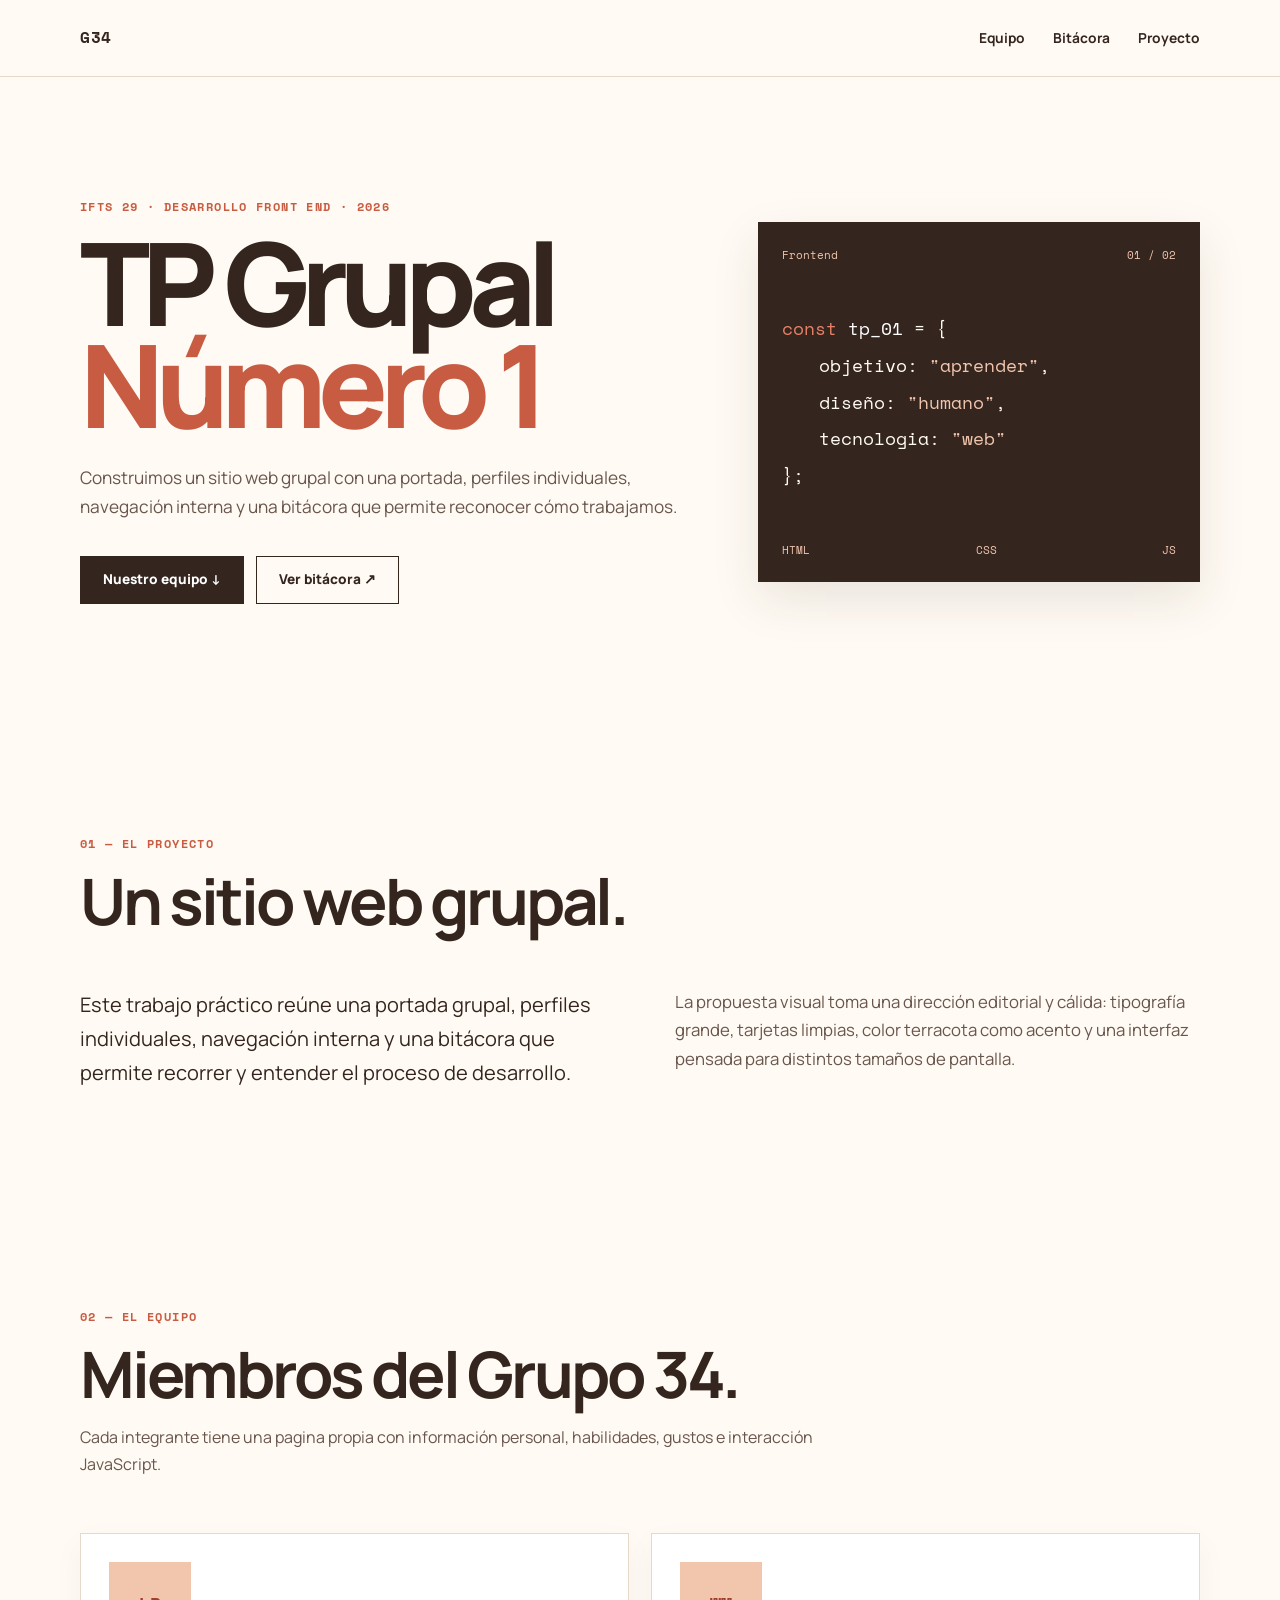
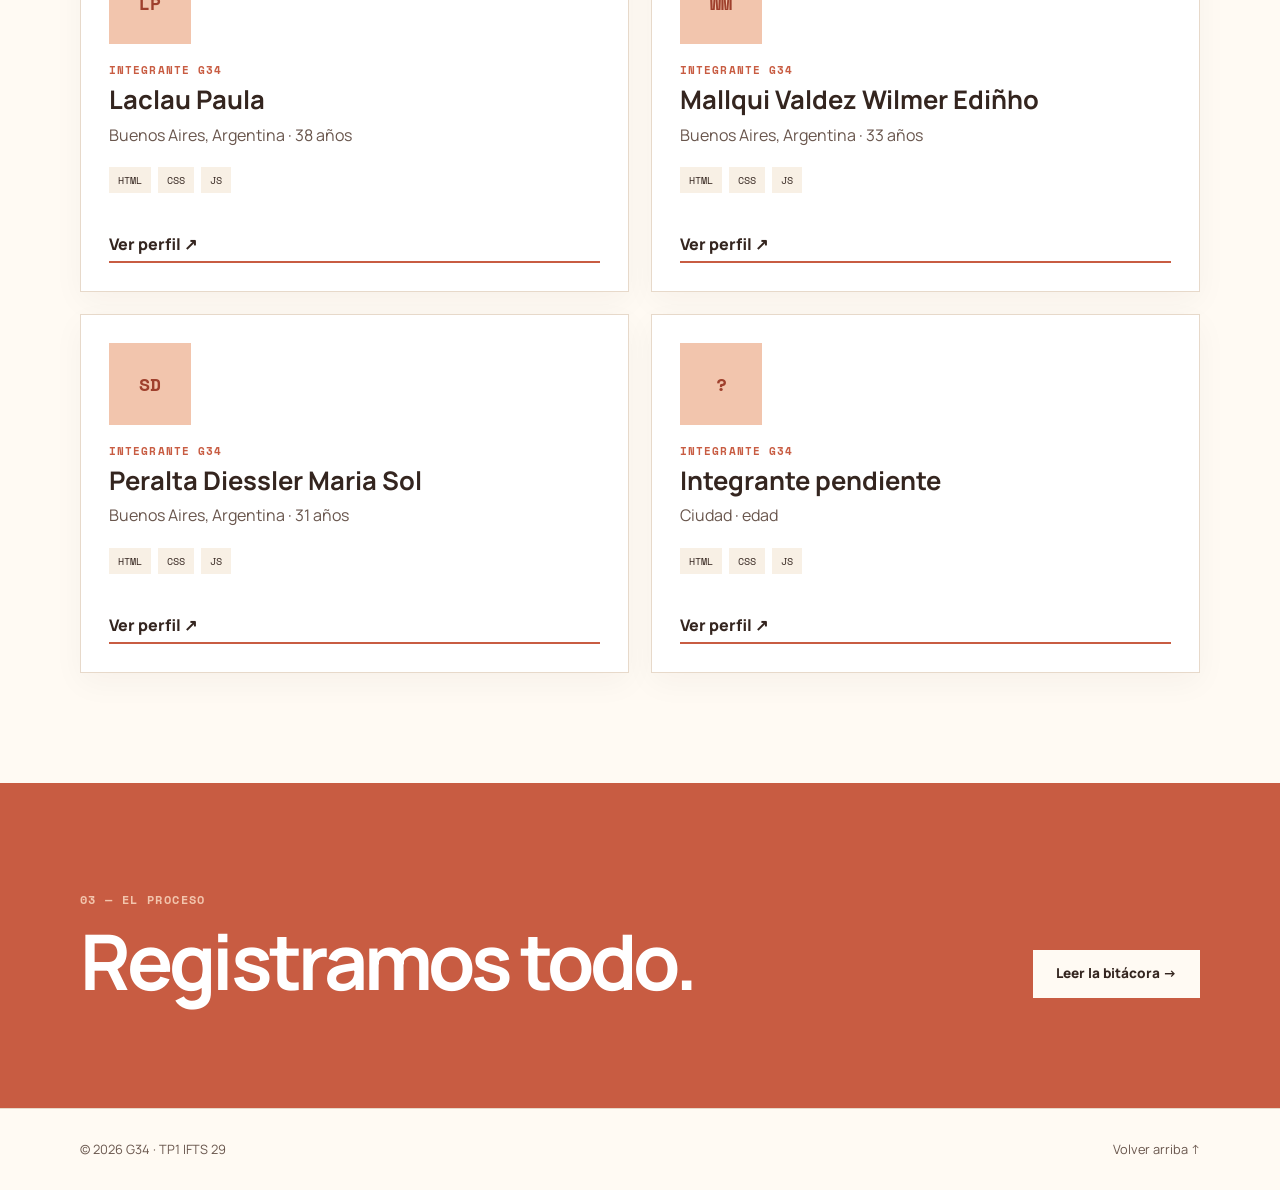
<file: index.html>
<!DOCTYPE html>
<html lang="es">
<head>
  <meta charset="UTF-8">
  <meta name="viewport" content="width=device-width, initial-scale=1.0">
  <meta name="description" content="Sitio web grupal para el TP1 de Desarrollo de Sistemas Web - IFTS 29.">
  <title>G34 — TP1 IFTS 29</title>
  <link rel="preconnect" href="https://fonts.googleapis.com">
  <link rel="preconnect" href="https://fonts.gstatic.com" crossorigin>
  <link href="https://fonts.googleapis.com/css2?family=Manrope:wght@400;500;600;700;800&family=Space+Mono:wght@400;700&display=swap" rel="stylesheet">
  <link rel="stylesheet" href="css/styles.css">
</head>
<body>
<header class="navbar">
  <div class="container nav-inner">
    <a class="brand" href="index.html" aria-label="NODO inicio">G34</a>
    <button class="menu-toggle" id="menuToggle" aria-label="Abrir menú" aria-expanded="false" aria-controls="navLinks">
      <span></span><span></span><span></span>
    </button>
    <nav aria-label="Navegación principal">
      <ul class="nav-links" id="navLinks">
        <li><a href="#equipo">Equipo</a></li>
        <li><a href="bitacora.html">Bitácora</a></li>
        <li><a href="#proyecto">Proyecto</a></li>
      </ul>
    </nav>
  </div>
</header>

<main>
  <section class="hero container" id="inicio">
    <div class="hero-copy reveal">
      <p class="eyebrow">IFTS 29 · DESARROLLO FRONT END · 2026</p>
      <h1>TP Grupal<br><em>Número 1</em></h1>
      <p class="hero-text">Construimos un sitio web grupal con una portada, perfiles individuales, navegación interna y una bitácora que permite reconocer cómo trabajamos.</p>
      <div class="hero-actions">
        <a class="button button-primary" href="#equipo">Nuestro equipo ↓</a>
        <a class="button button-secondary" href="bitacora.html">Ver bitácora ↗</a>
      </div>
    </div>
    <div class="hero-card reveal" aria-label="Resumen técnico del proyecto">
      <div class="card-top"><span>Frontend</span><span>01 / 02</span></div>
      <div class="code-art">
        <span class="code-muted">const</span> <span class="code-name">tp_01</span> = {<br>
        <span class="indent">objetivo: <b>"aprender"</b>,</span><br>
        <span class="indent">diseño: <b>"humano"</b>,</span><br>
        <span class="indent">tecnologia: <b>"web"</b></span><br>};
      </div>
      <div class="card-bottom"><span>HTML</span><span>CSS</span><span>JS</span></div>
    </div>
  </section>

  <section class="section container" id="proyecto">
    <div class="section-heading">
      <p class="eyebrow">01 — EL PROYECTO</p>
      <h2>Un sitio web grupal.</h2>
    </div>
    <div class="about-grid">
      <p>Este trabajo práctico reúne una portada grupal, perfiles individuales, navegación interna y una bitácora que permite recorrer y entender el proceso de desarrollo.</p>
      <p>La propuesta visual toma una dirección editorial y cálida: tipografía grande, tarjetas limpias, color terracota como acento y una interfaz pensada para distintos tamaños de pantalla.</p>
    </div>
  </section>

  <section class="section container" id="equipo">
    <div class="section-heading">
      <p class="eyebrow">02 — EL EQUIPO</p>
      <h2>Miembros del Grupo 34.</h2>
      <p>Cada integrante tiene una pagina propia con información personal, habilidades, gustos e interacción JavaScript.</p>
    </div>

    <div class="team-grid">
      <article class="person-card reveal">
        <div class="avatar-placeholder" aria-hidden="true">LP</div>
        <div>
          <p class="card-label">INTEGRANTE G34</p>
          <h3>Laclau Paula</h3>
          <p>Buenos Aires, Argentina · 38 años</p>
        </div>
        <div class="tags"><span>HTML</span><span>CSS</span><span>JS</span></div>
        <a class="text-link" href="perfil-paula.html">Ver perfil ↗</a>
      </article>

      <article class="person-card reveal">
        <div class="avatar-placeholder" aria-hidden="true">WM</div>
        <div>
          <p class="card-label">INTEGRANTE G34</p>
          <h3>Mallqui Valdez Wilmer Ediñho</h3>
          <p>Buenos Aires, Argentina · 33 años</p>
        </div>
        <div class="tags"><span>HTML</span><span>CSS</span><span>JS</span></div>
        <a class="text-link" href="perfil-wilmer.html">Ver perfil ↗</a>
      </article>

      <article class="person-card reveal">
        <div class="avatar-placeholder" aria-hidden="true">SD</div>
        <div>
          <p class="card-label">INTEGRANTE G34</p>
          <h3>Peralta Diessler Maria Sol</h3>
          <p>Buenos Aires, Argentina · 31 años</p>
        </div>
        <div class="tags"><span>HTML</span><span>CSS</span><span>JS</span></div>
        <a class="text-link" href="perfil-sol.html">Ver perfil ↗</a>
      </article>

        <article class="person-card reveal">
        <div class="avatar-placeholder" aria-hidden="true">?</div>
        <div>
          <p class="card-label">INTEGRANTE G34</p>
          <h3>Integrante pendiente</h3>
          <p>Ciudad · edad</p>
        </div>
        <div class="tags"><span>HTML</span><span>CSS</span><span>JS</span></div>
        <a class="text-link" href="perfil-integrante.html">Ver perfil ↗</a>
      </article>
    </div>
  </section>

  <section class="section accent-section">
    <div class="container split-cta">
      <div>
        <p class="eyebrow">03 — EL PROCESO</p>
        <h2>Registramos todo.</h2>
      </div>
      <a class="button button-light" href="bitacora.html">Leer la bitácora →</a>
    </div>
  </section>
</main>

<footer class="footer">
  <div class="container footer-inner">
    <p>© 2026 G34 · TP1 IFTS 29</p>
    <a href="index.html">Volver arriba ↑</a>
  </div>
</footer>

<script src="js/menu.js"></script>
<script src="js/portada.js"></script>
</body>
</html>
</file>
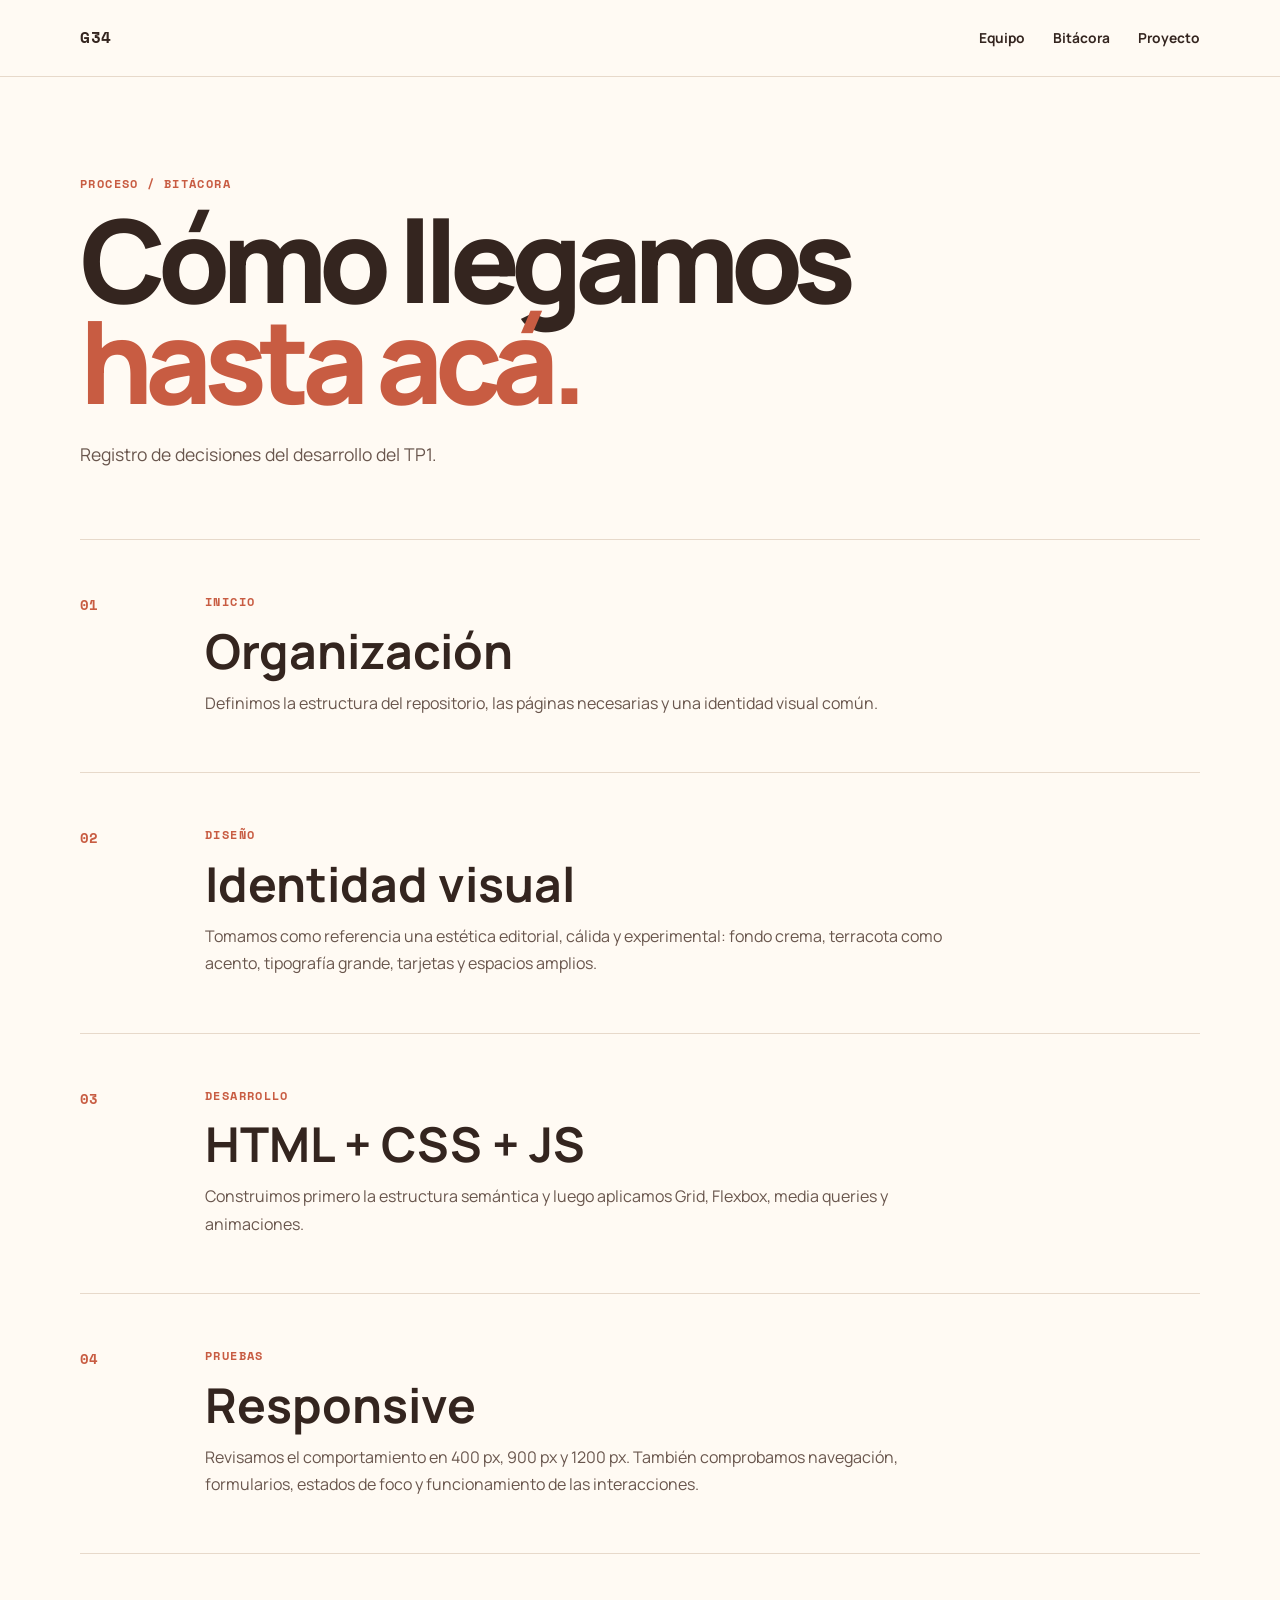
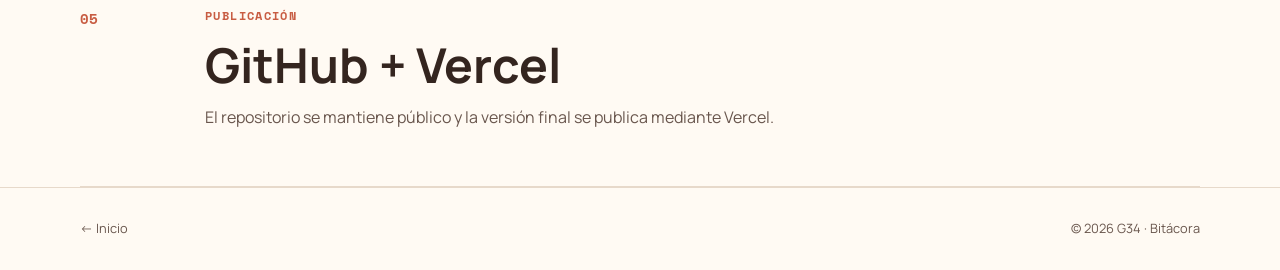
<file: bitacora.html>
<!DOCTYPE html>
<html lang="es">
<head>
  <meta charset="UTF-8">
  <meta name="viewport" content="width=device-width, initial-scale=1.0">
  <title>Bitácora — G34</title>
  <link rel="preconnect" href="https://fonts.googleapis.com">
  <link rel="preconnect" href="https://fonts.gstatic.com" crossorigin>
  <link href="https://fonts.googleapis.com/css2?family=Manrope:wght@400;500;600;700;800&family=Space+Mono:wght@400;700&display=swap" rel="stylesheet">
  <link rel="stylesheet" href="css/styles.css">
</head>
<body>
<header class="navbar">
  <div class="container nav-inner">
    <a class="brand" href="index.html">G34</a>
    <button class="menu-toggle" id="menuToggle" aria-label="Abrir menú" aria-expanded="false" aria-controls="navLinks">
      <span></span><span></span><span></span>
    </button>
    <nav aria-label="Navegación principal">
      <ul class="nav-links" id="navLinks">
        <li><a href="index.html#equipo">Equipo</a></li>
        <li><a href="bitacora.html" aria-current="page">Bitácora</a></li>
        <li><a href="index.html#proyecto">Proyecto</a></li>
      </ul>
    </nav>
  </div>
</header>

<main>
  <section class="page-heading container">
    <p class="eyebrow">PROCESO / BITÁCORA</p>
    <h1>Cómo llegamos<br><em>hasta acá.</em></h1>
    <p>Registro de decisiones del desarrollo del TP1.</p>
  </section>

  <section class="timeline container">
    <article class="timeline-item">
      <span class="timeline-number">01</span>
      <div><p class="eyebrow">INICIO</p><h2>Organización</h2><p>Definimos la estructura del repositorio, las páginas necesarias y una identidad visual común. </p></div>
    </article>
    <article class="timeline-item">
      <span class="timeline-number">02</span>
      <div><p class="eyebrow">DISEÑO</p><h2>Identidad visual</h2><p>Tomamos como referencia una estética editorial, cálida y experimental: fondo crema, terracota como acento, tipografía grande, tarjetas y espacios amplios.</p></div>
    </article>
    <article class="timeline-item">
      <span class="timeline-number">03</span>
      <div><p class="eyebrow">DESARROLLO</p><h2>HTML + CSS + JS</h2><p>Construimos primero la estructura semántica y luego aplicamos Grid, Flexbox, media queries y animaciones.</p></div>
    </article>
    <article class="timeline-item">
      <span class="timeline-number">04</span>
      <div><p class="eyebrow">PRUEBAS</p><h2>Responsive</h2><p>Revisamos el comportamiento en 400 px, 900 px y 1200 px. También comprobamos navegación, formularios, estados de foco y funcionamiento de las interacciones.</p></div>
    </article>
    <article class="timeline-item">
      <span class="timeline-number">05</span>
      <div><p class="eyebrow">PUBLICACIÓN</p><h2>GitHub + Vercel</h2><p>El repositorio se mantiene público y la versión final se publica mediante Vercel.</p></div>
    </article>
  </section>
</main>

<footer class="footer">
  <div class="container footer-inner">
    <a href="index.html">← Inicio</a>
    <p>© 2026 G34 · Bitácora</p>
  </div>
</footer>
<script src="js/menu.js"></script>
</body>
</html>
</file>
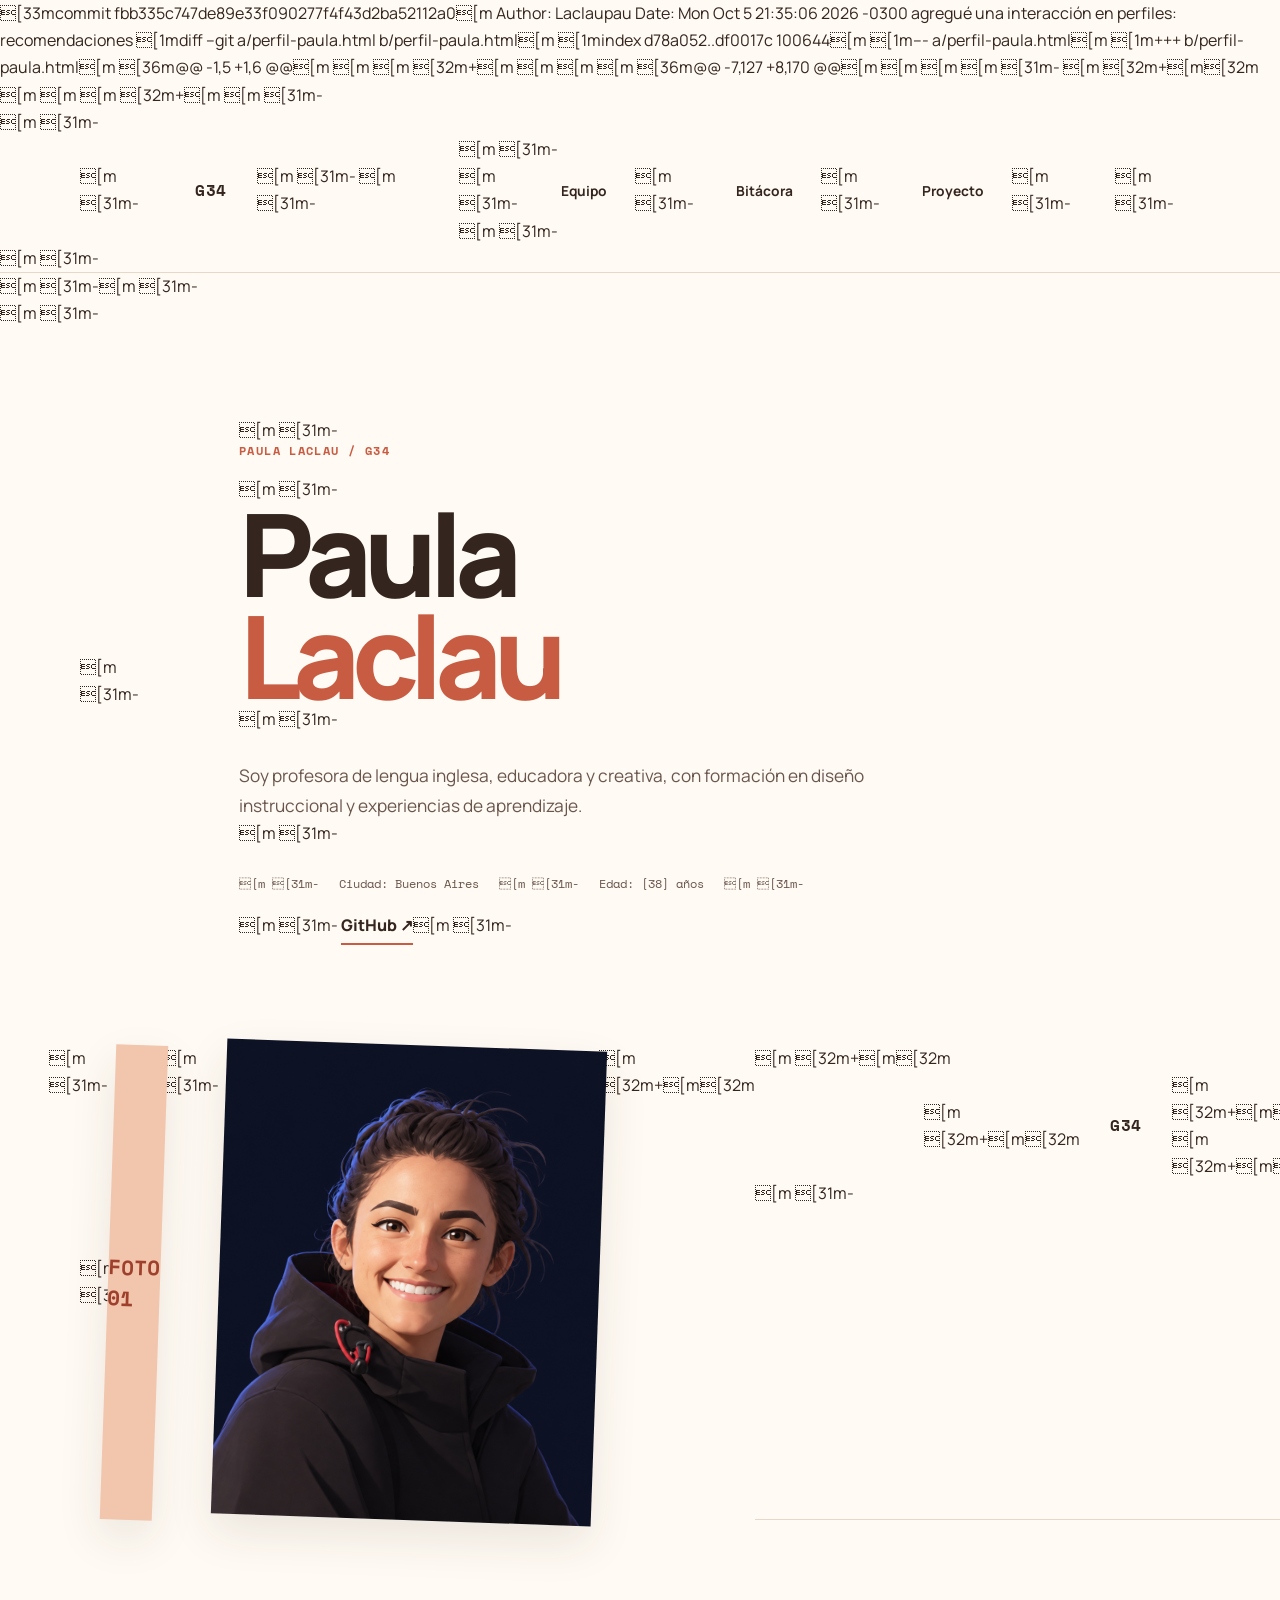
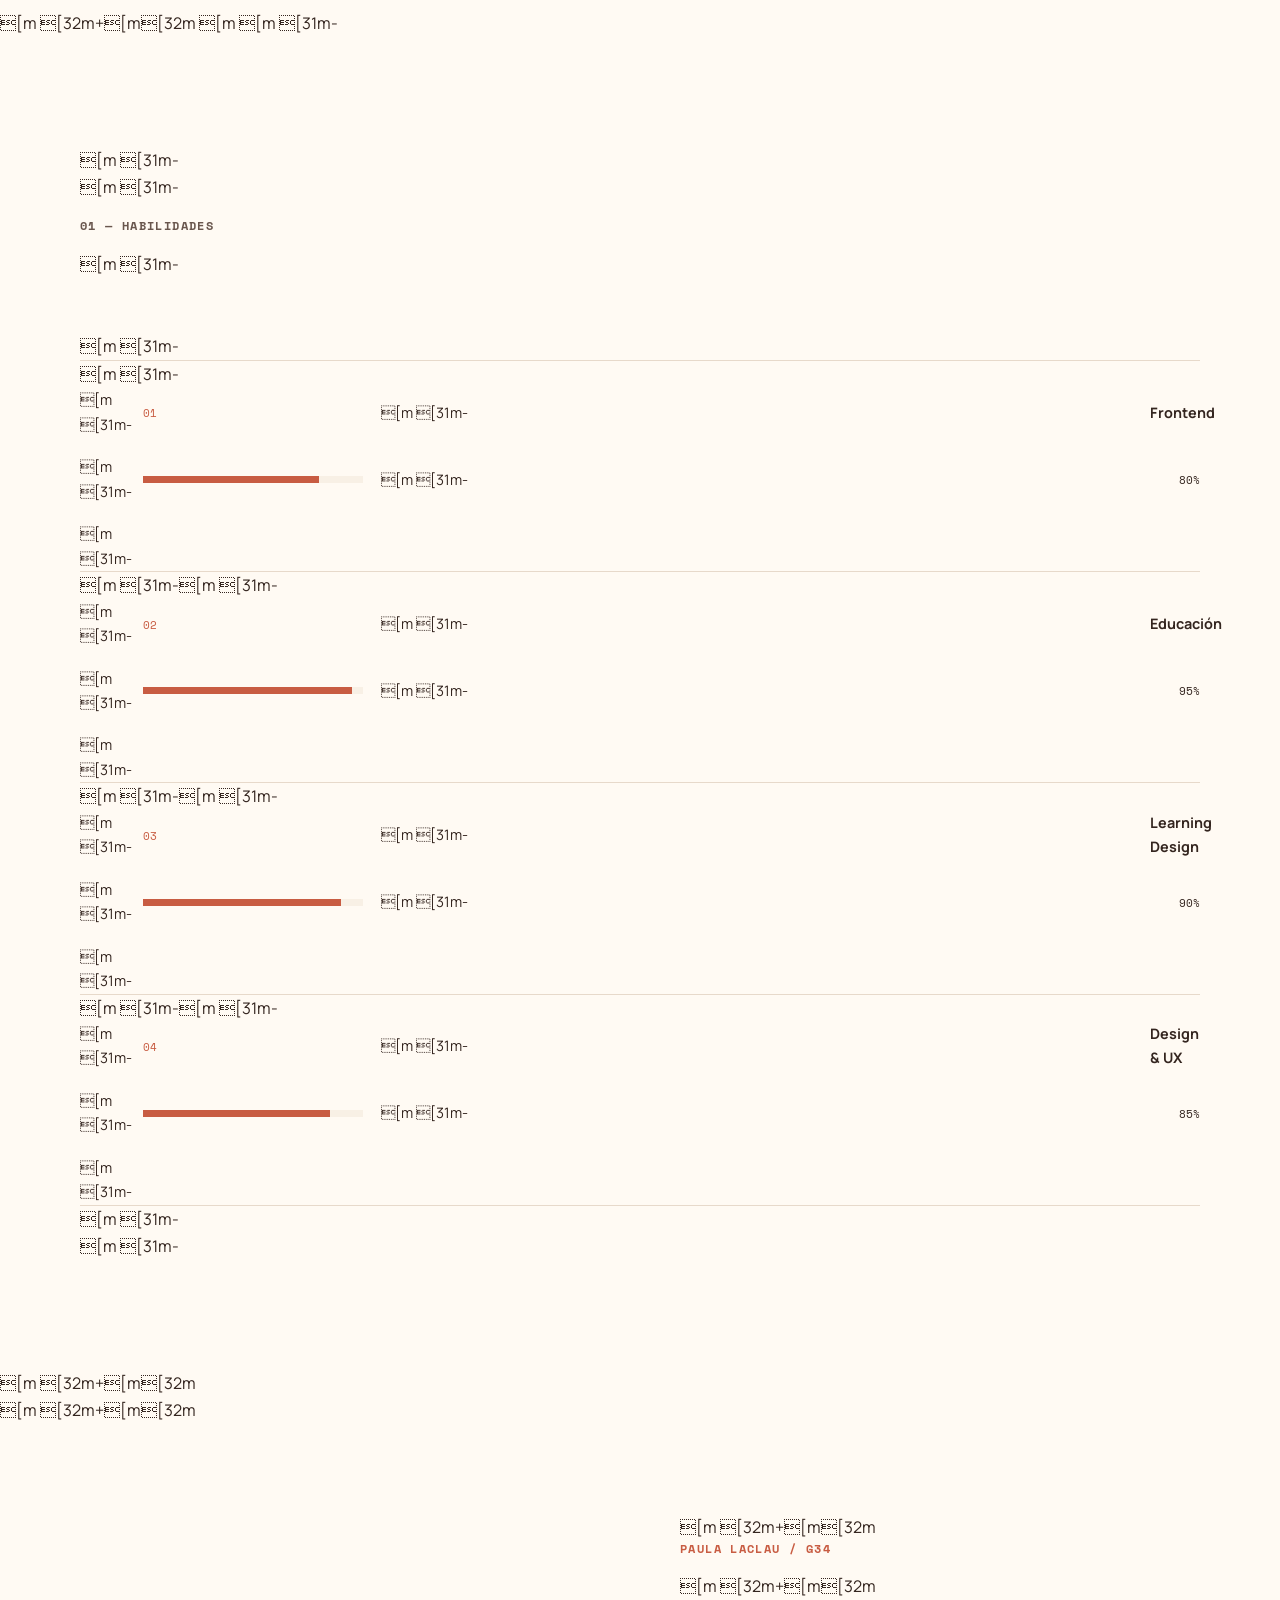
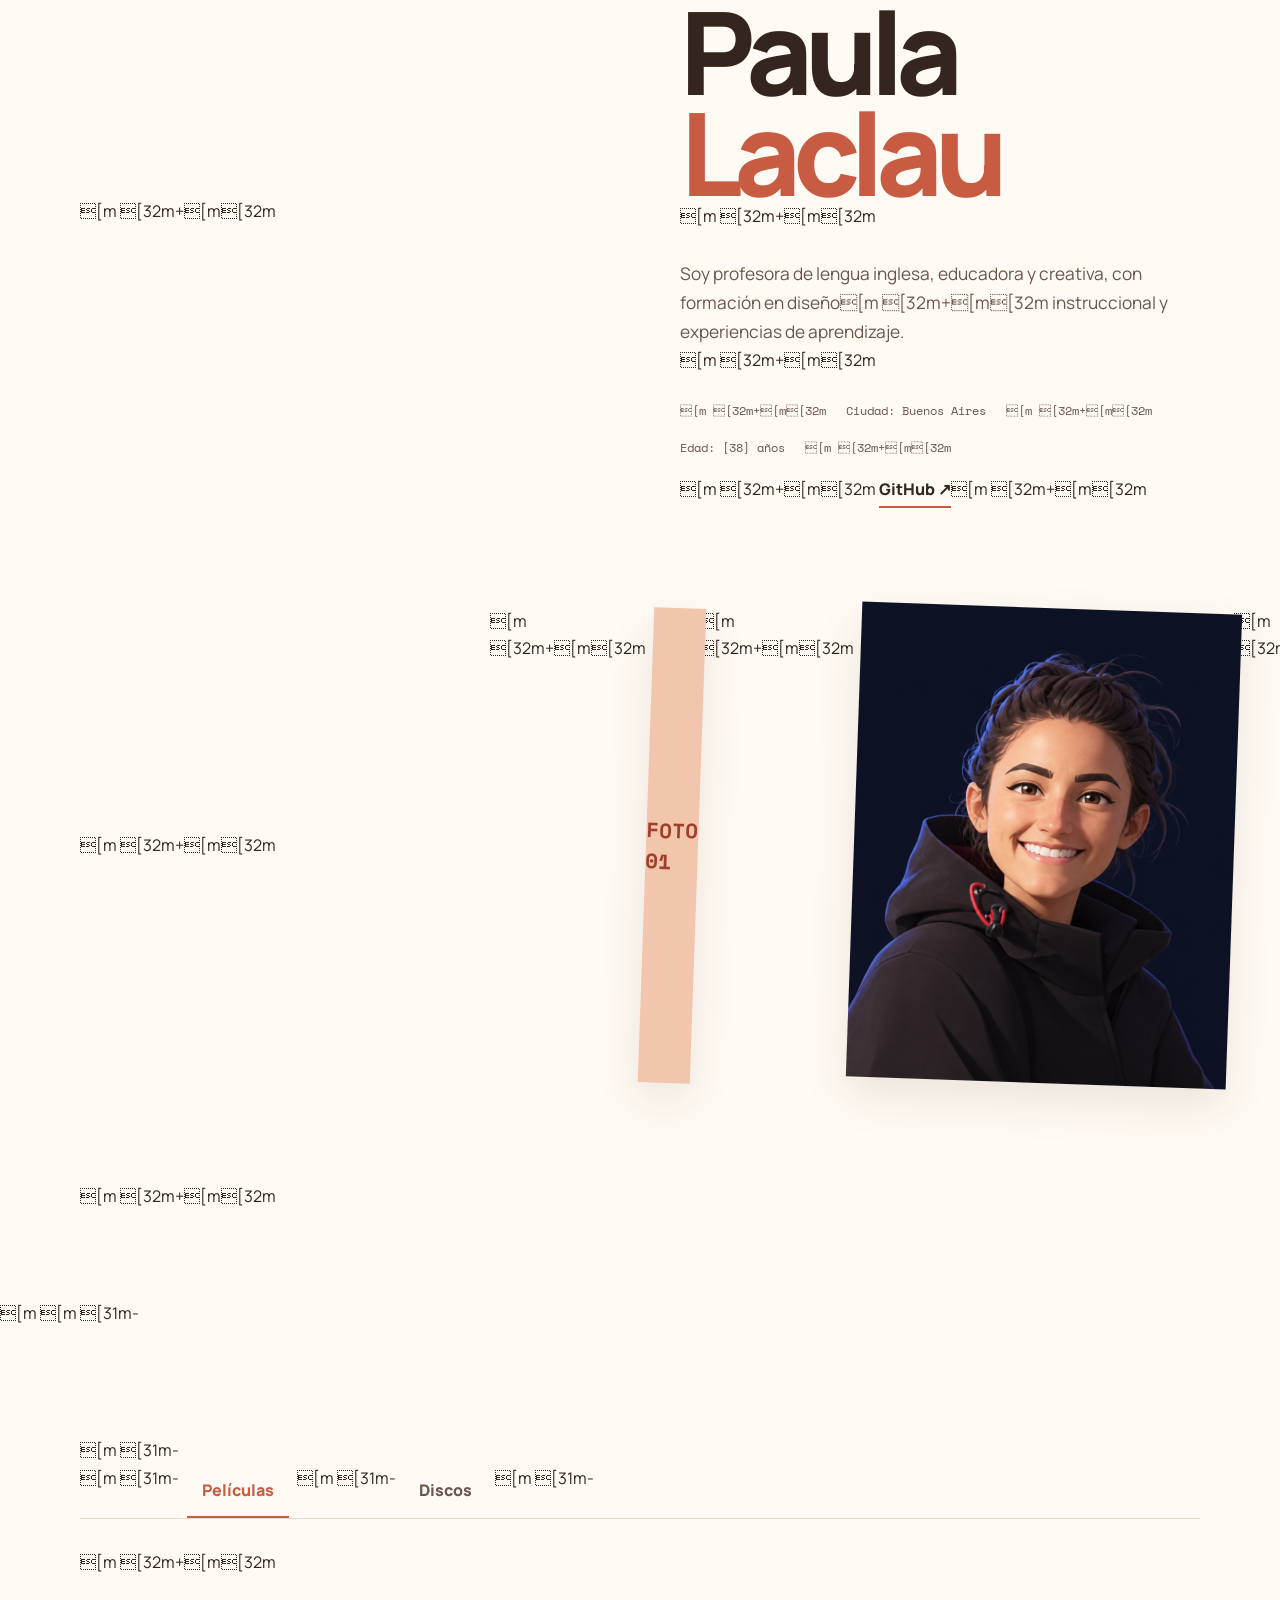
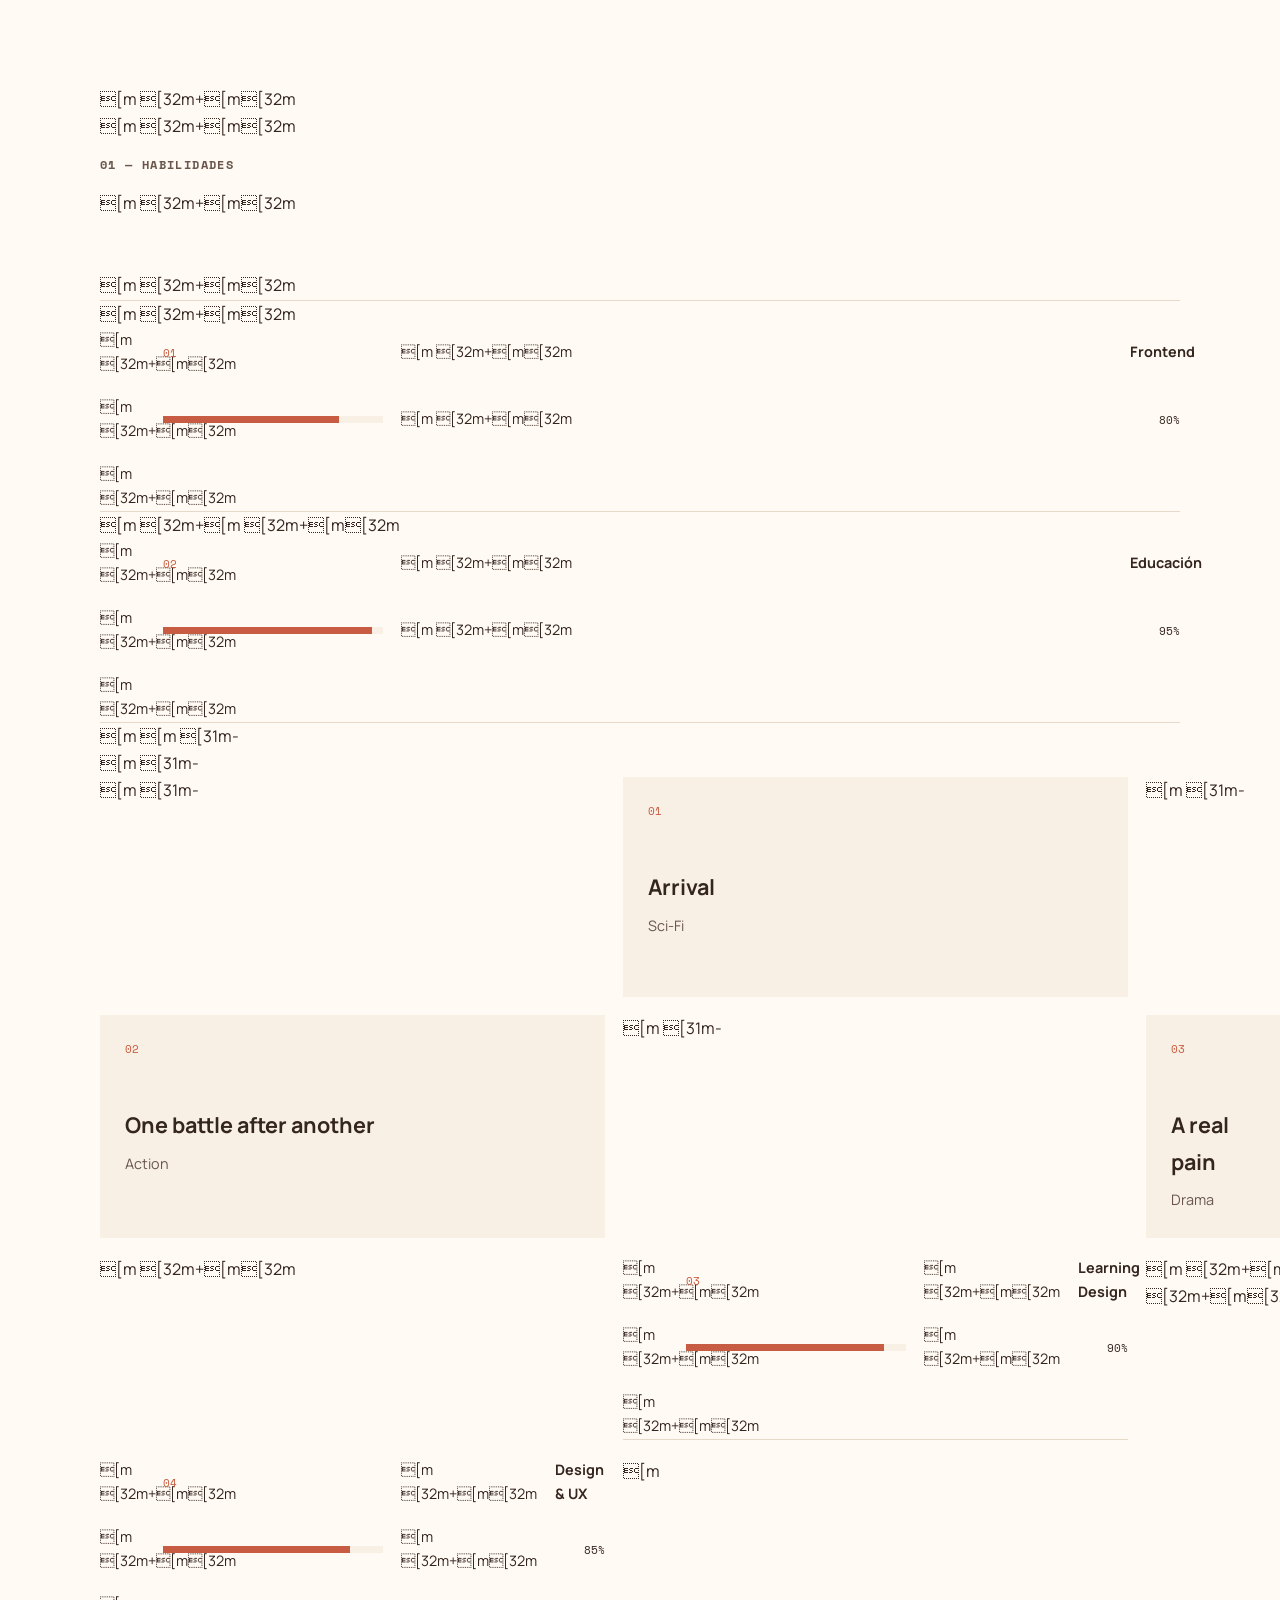
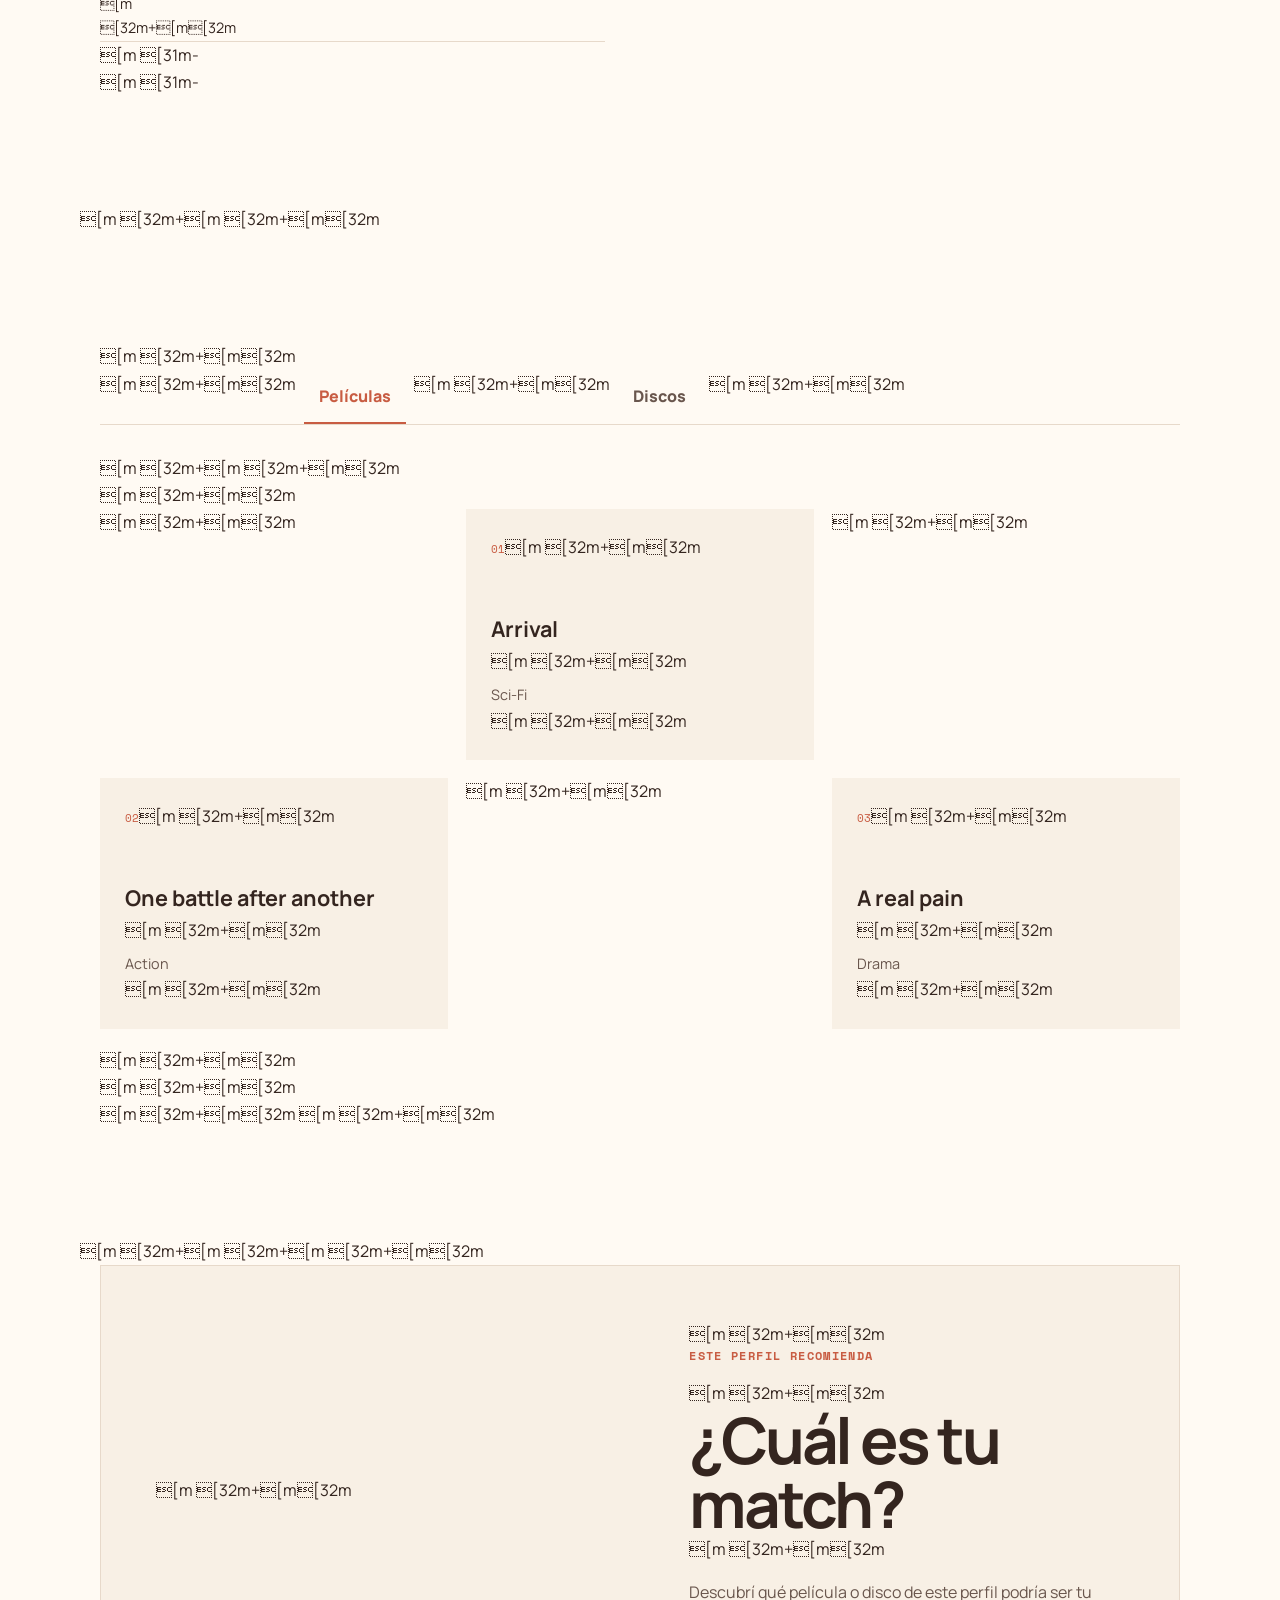
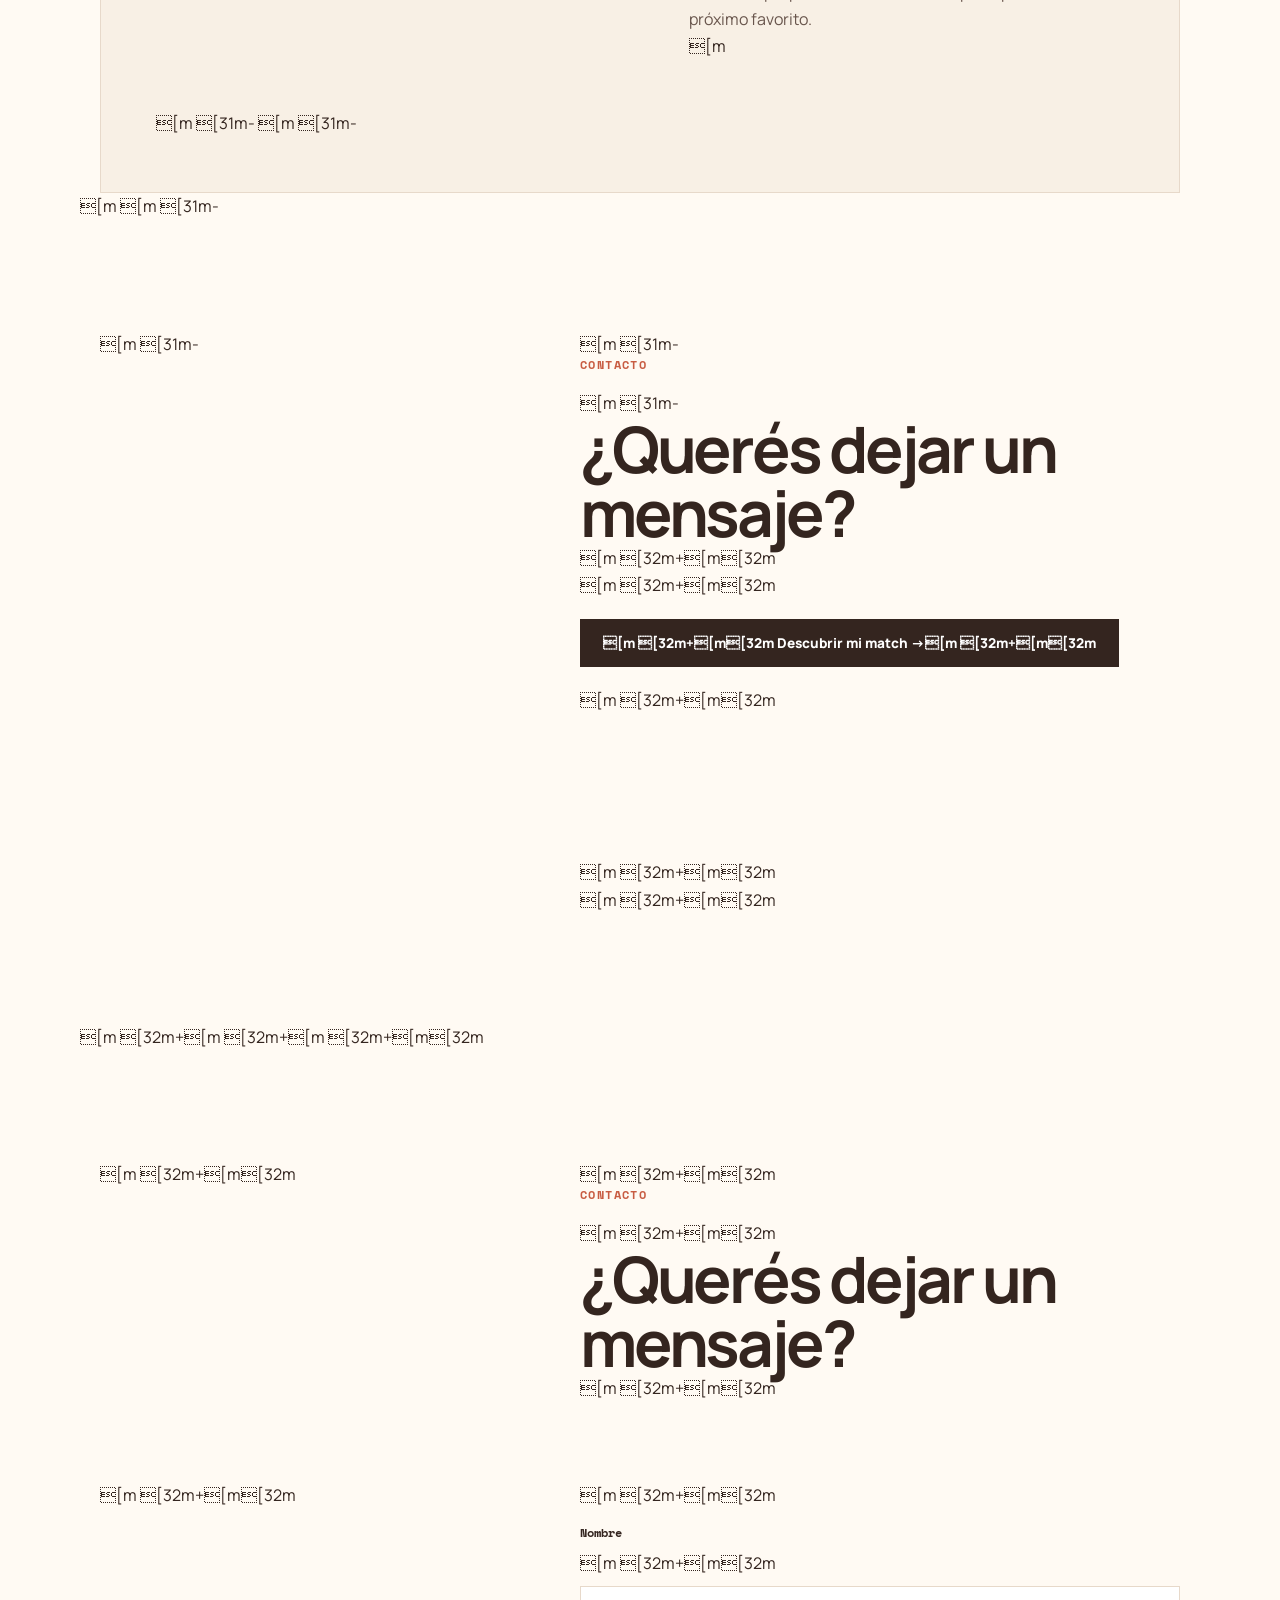
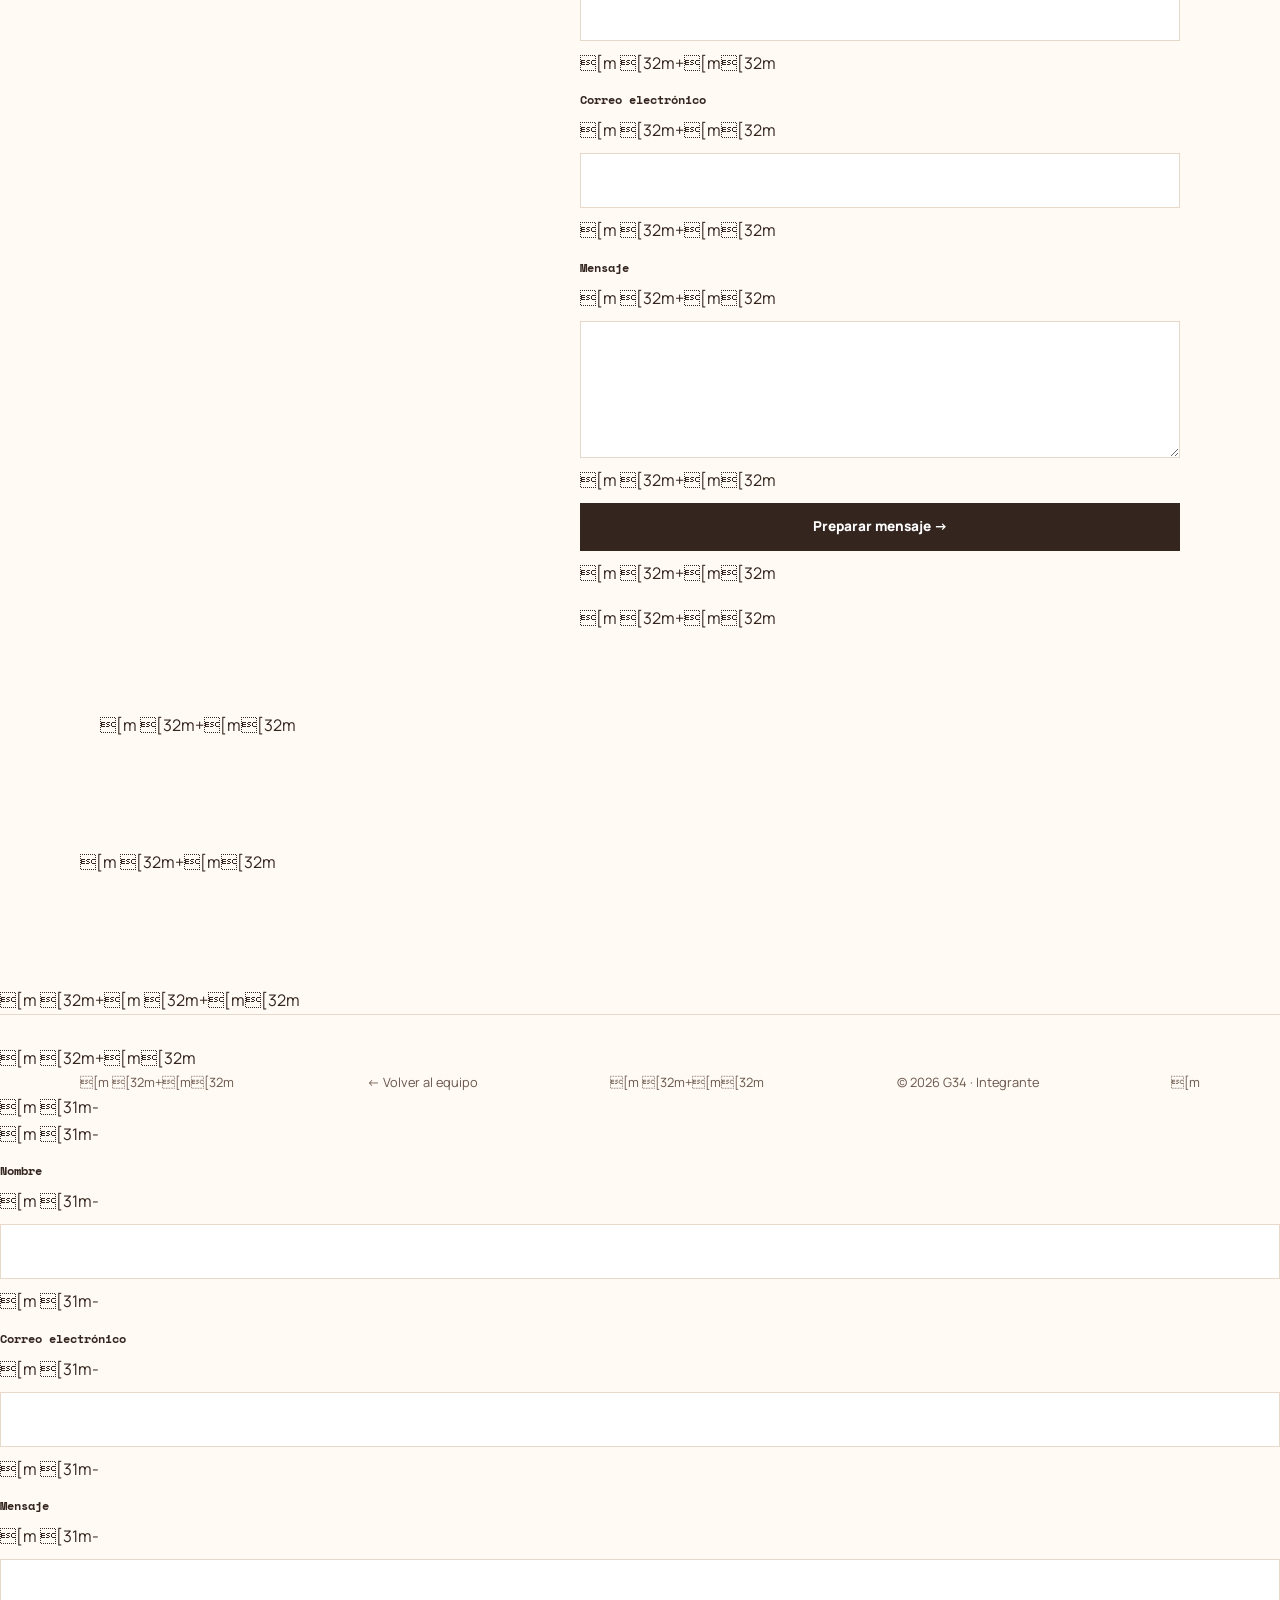
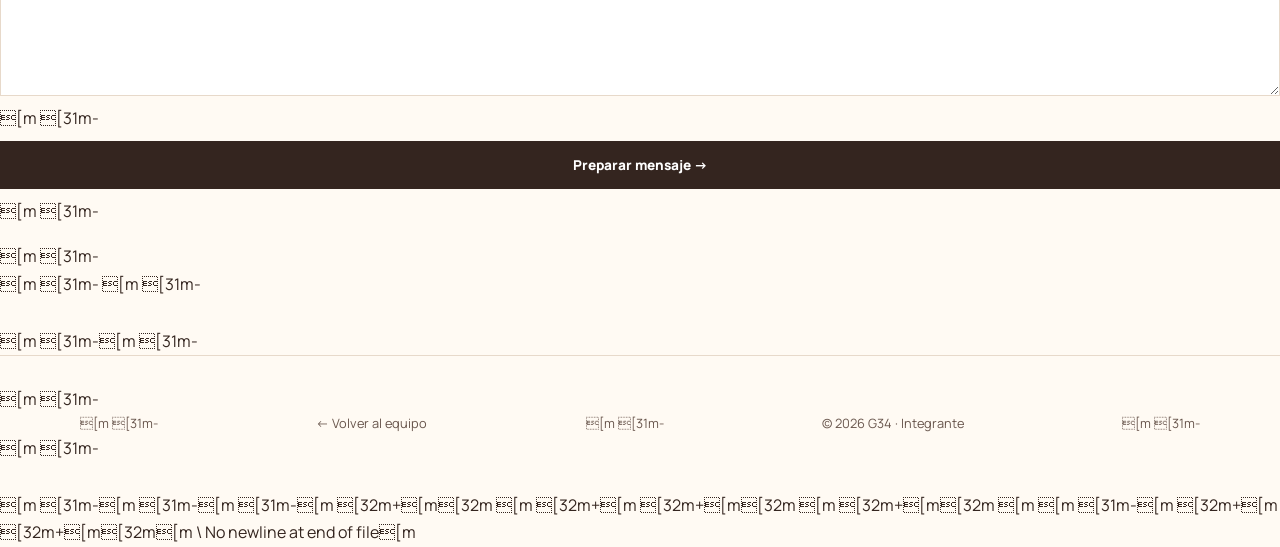
<file: how 6c5019f -- perfil-paula.html>
[33mcommit fbb335c747de89e33f090277f4f43d2ba52112a0[m
Author: Laclaupau <mpljvg@gmail.com>
Date:   Mon Oct 5 21:35:06 2026 -0300

    agregué una interacción en perfiles: recomendaciones

[1mdiff --git a/perfil-paula.html b/perfil-paula.html[m
[1mindex d78a052..df0017c 100644[m
[1m--- a/perfil-paula.html[m
[1m+++ b/perfil-paula.html[m
[36m@@ -1,5 +1,6 @@[m
 <!DOCTYPE html>[m
 <html lang="es">[m
[32m+[m
 <head>[m
   <meta charset="UTF-8">[m
   <meta name="viewport" content="width=device-width, initial-scale=1.0">[m
[36m@@ -7,127 +8,170 @@[m
   <title>Paula Laclau — G34</title>[m
   <link rel="preconnect" href="https://fonts.googleapis.com">[m
   <link rel="preconnect" href="https://fonts.gstatic.com" crossorigin>[m
[31m-  <link href="https://fonts.googleapis.com/css2?family=Manrope:wght@400;500;600;700;800&family=Space+Mono:wght@400;700&display=swap" rel="stylesheet">[m
[32m+[m[32m  <link[m
[32m+[m[32m    href="https://fonts.googleapis.com/css2?family=Manrope:wght@400;500;600;700;800&family=Space+Mono:wght@400;700&display=swap"[m
[32m+[m[32m    rel="stylesheet">[m
   <link rel="stylesheet" href="css/styles.css">[m
 </head>[m
[32m+[m
 <body>[m
[31m-<header class="navbar">[m
[31m-  <div class="container nav-inner">[m
[31m-    <a class="brand" href="index.html">G34</a>[m
[31m-    <button class="menu-toggle" id="menuToggle" aria-label="Abrir menú" aria-expanded="false" aria-controls="navLinks">[m
[31m-      <span></span><span></span><span></span>[m
[31m-    </button>[m
[31m-    <nav aria-label="Navegación principal">[m
[31m-      <ul class="nav-links" id="navLinks">[m
[31m-        <li><a href="index.html#equipo">Equipo</a></li>[m
[31m-        <li><a href="bitacora.html">Bitácora</a></li>[m
[31m-        <li><a href="index.html#proyecto">Proyecto</a></li>[m
[31m-      </ul>[m
[31m-    </nav>[m
[31m-  </div>[m
[31m-</header>[m
[31m-[m
[31m-<main>[m
[31m-  <section class="profile-hero container">[m
[31m-    <div class="profile-intro">[m
[31m-      <p class="eyebrow">PAULA LACLAU / G34</p>[m
[31m-      <h1>Paula<br><em>Laclau</em></h1>[m
[31m-      <p class="hero-text">Soy profesora de lengua inglesa, educadora y creativa, con formación en diseño instruccional y experiencias de aprendizaje.</p>[m
[31m-      <div class="meta-row">[m
[31m-        <span>Ciudad: Buenos Aires</span>[m
[31m-        <span>Edad: [38] años</span>[m
[31m-      </div>[m
[31m-      <a class="text-link" href="https://github.com/laclaupau" target="_blank" rel="noopener noreferrer">GitHub ↗</a>[m
[31m-    </div>[m
[31m-    <div class="profile-visual">[m
[31m-      <div class="portrait-placeholder">FOTO<br>01</div>[m
[31m-      <img class="portrait-img" src="./img/foto-pau.png" alt="Retrato con IA de Paula Laclau"/>[m
[32m+[m[32m  <header class="navbar">[m
[32m+[m[32m    <div class="container nav-inner">[m
[32m+[m[32m      <a class="brand" href="index.html">G34</a>[m
[32m+[m[32m      <button class="menu-toggle" id="menuToggle" aria-label="Abrir menú" aria-expanded="false"[m
[32m+[m[32m        aria-controls="navLinks">[m
[32m+[m[32m        <span></span><span></span><span></span>[m
[32m+[m[32m      </button>[m
[32m+[m[32m      <nav aria-label="Navegación principal">[m
[32m+[m[32m        <ul class="nav-links" id="navLinks">[m
[32m+[m[32m          <li><a href="index.html#equipo">Equipo</a></li>[m
[32m+[m[32m          <li><a href="bitacora.html">Bitácora</a></li>[m
[32m+[m[32m          <li><a href="index.html#proyecto">Proyecto</a></li>[m
[32m+[m[32m        </ul>[m
[32m+[m[32m      </nav>[m
     </div>[m
[31m-  </section>[m
[32m+[m[32m  </header>[m
 [m
[31m-  <section class="section container">[m
[31m-    <div class="section-heading">[m
[31m-      <p class="eyebrow">01 — HABILIDADES</p>[m
[31m-    </div>[m
[31m-    <div class="skills-list">[m
[31m-      <div class="skill-row">[m
[31m-  <span>01</span>[m
[31m-  <strong>Frontend</strong>[m
[31m-  <div class="meter"><i data-level="80"></i></div>[m
[31m-  <b>80%</b>[m
[31m-</div>[m
[31m-[m
[31m-<div class="skill-row">[m
[31m-  <span>02</span>[m
[31m-  <strong>Educación</strong>[m
[31m-  <div class="meter"><i data-level="95"></i></div>[m
[31m-  <b>95%</b>[m
[31m-</div>[m
[31m-[m
[31m-<div class="skill-row">[m
[31m-  <span>03</span>[m
[31m-  <strong>Learning Design</strong>[m
[31m-  <div class="meter"><i data-level="90"></i></div>[m
[31m-  <b>90%</b>[m
[31m-</div>[m
[31m-[m
[31m-<div class="skill-row">[m
[31m-  <span>04</span>[m
[31m-  <strong>Design & UX</strong>[m
[31m-  <div class="meter"><i data-level="85"></i></div>[m
[31m-  <b>85%</b>[m
[31m-</div>[m
[31m-    </div>[m
[31m-  </section>[m
[32m+[m[32m  <main>[m
[32m+[m[32m    <section class="profile-hero container">[m
[32m+[m[32m      <div class="profile-intro">[m
[32m+[m[32m        <p class="eyebrow">PAULA LACLAU / G34</p>[m
[32m+[m[32m        <h1>Paula<br><em>Laclau</em></h1>[m
[32m+[m[32m        <p class="hero-text">Soy profesora de lengua inglesa, educadora y creativa, con formación en diseño[m
[32m+[m[32m          instruccional y experiencias de aprendizaje.</p>[m
[32m+[m[32m        <div class="meta-row">[m
[32m+[m[32m          <span>Ciudad: Buenos Aires</span>[m
[32m+[m[32m          <span>Edad: [38] años</span>[m
[32m+[m[32m        </div>[m
[32m+[m[32m        <a class="text-link" href="https://github.com/laclaupau" target="_blank" rel="noopener noreferrer">GitHub ↗</a>[m
[32m+[m[32m      </div>[m
[32m+[m[32m      <div class="profile-visual">[m
[32m+[m[32m        <div class="portrait-placeholder">FOTO<br>01</div>[m
[32m+[m[32m        <img class="portrait-img" src="./img/foto-pau.png" alt="Retrato con IA de Paula Laclau" />[m
[32m+[m[32m      </div>[m
[32m+[m[32m    </section>[m
 [m
[31m-  <section class="section container">[m
[31m-    <div class="tabs" role="tablist" aria-label="Intereses del integrante">[m
[31m-      <button class="tab active" role="tab" aria-selected="true" aria-controls="panel-peliculas" data-tab="peliculas">Películas</button>[m
[31m-      <button class="tab" role="tab" aria-selected="false" aria-controls="panel-discos" data-tab="discos">Discos</button>[m
[31m-    </div>[m
[32m+[m[32m    <section class="section container">[m
[32m+[m[32m      <div class="section-heading">[m
[32m+[m[32m        <p class="eyebrow">01 — HABILIDADES</p>[m
[32m+[m[32m      </div>[m
[32m+[m[32m      <div class="skills-list">[m
[32m+[m[32m        <div class="skill-row">[m
[32m+[m[32m          <span>01</span>[m
[32m+[m[32m          <strong>Frontend</strong>[m
[32m+[m[32m          <div class="meter"><i data-level="80"></i></div>[m
[32m+[m[32m          <b>80%</b>[m
[32m+[m[32m        </div>[m
[32m+[m
[32m+[m[32m        <div class="skill-row">[m
[32m+[m[32m          <span>02</span>[m
[32m+[m[32m          <strong>Educación</strong>[m
[32m+[m[32m          <div class="meter"><i data-level="95"></i></div>[m
[32m+[m[32m          <b>95%</b>[m
[32m+[m[32m        </div>[m
 [m
[31m-    <div class="tab-panel active" id="panel-peliculas" role="tabpanel">[m
[31m-      <div class="interest-grid">[m
[31m-        <article><span>01</span><h3>Arrival</h3><p>Sci-Fi</p></article>[m
[31m-        <article><span>02</span><h3>One battle after another</h3><p>Action</p></article>[m
[31m-        <article><span>03</span><h3>A real pain</h3><p>Drama</p></article>[m
[32m+[m[32m        <div class="skill-row">[m
[32m+[m[32m          <span>03</span>[m
[32m+[m[32m          <strong>Learning Design</strong>[m
[32m+[m[32m          <div class="meter"><i data-level="90"></i></div>[m
[32m+[m[32m          <b>90%</b>[m
[32m+[m[32m        </div>[m
[32m+[m
[32m+[m[32m        <div class="skill-row">[m
[32m+[m[32m          <span>04</span>[m
[32m+[m[32m          <strong>Design & UX</strong>[m
[32m+[m[32m          <div class="meter"><i data-level="85"></i></div>[m
[32m+[m[32m          <b>85%</b>[m
[32m+[m[32m        </div>[m
       </div>[m
[31m-    </div>[m
[31m-    <div class="tab-panel" id="panel-discos" role="tabpanel" hidden>[m
[31m-      <div class="interest-grid">[m
[31m-        <article><span>01</span><h3>Los Rodríguez</h3><p>Palabras más, palabras menos</p></article>[m
[31m-        <article><span>02</span><h3>Sui Generis</h3><p>Confesiones de Invierno</p></article>[m
[31m-        <article><span>03</span><h3>Acariciando lo áspero</h3><p>Divididos</p></article>[m
[32m+[m[32m    </section>[m
[32m+[m
[32m+[m[32m    <section class="section container">[m
[32m+[m[32m      <div class="tabs" role="tablist" aria-label="Intereses del integrante">[m
[32m+[m[32m        <button class="tab active" role="tab" aria-selected="true" aria-controls="panel-peliculas"[m
[32m+[m[32m          data-tab="peliculas">Películas</button>[m
[32m+[m[32m        <button class="tab" role="tab" aria-selected="false" aria-controls="panel-discos"[m
[32m+[m[32m          data-tab="discos">Discos</button>[m
[32m+[m[32m      </div>[m
[32m+[m
[32m+[m[32m      <div class="tab-panel active" id="panel-peliculas" role="tabpanel">[m
[32m+[m[32m        <div class="interest-grid">[m
[32m+[m[32m          <article><span>01</span>[m
[32m+[m[32m            <h3>Arrival</h3>[m
[32m+[m[32m            <p>Sci-Fi</p>[m
[32m+[m[32m          </article>[m
[32m+[m[32m          <article><span>02</span>[m
[32m+[m[32m            <h3>One battle after another</h3>[m
[32m+[m[32m            <p>Action</p>[m
[32m+[m[32m          </article>[m
[32m+[m[32m          <article><span>03</span>[m
[32m+[m[32m            <h3>A real pain</h3>[m
[32m+[m[32m            <p>Drama</p>[m
[32m+[m[32m          </article>[m
[32m+[m[32m        </div>[m
[32m+[m[32m      </div>[m
[32m+[m[32m      <div class="tab-panel" id="panel-discos" role="tabpanel" hidden>[m
[32m+[m[32m        <div class="interest-grid">[m
[32m+[m[32m          <article><span>01</span>[m
[32m+[m[32m            <h3>Los Rodríguez</h3>[m
[32m+[m[32m            <p>Palabras más, palabras menos</p>[m
[32m+[m[32m          </article>[m
[32m+[m[32m          <article><span>02</span>[m
[32m+[m[32m            <h3>Sui Generis</h3>[m
[32m+[m[32m            <p>Confesiones de Invierno</p>[m
[32m+[m[32m          </article>[m
[32m+[m[32m          <article><span>03</span>[m
[32m+[m[32m            <h3>Acariciando lo áspero</h3>[m
[32m+[m[32m            <p>Divididos</p>[m
[32m+[m[32m          </article>[m
[32m+[m[32m        </div>[m
[32m+[m[32m      </div>[m
[32m+[m[32m    </section>[m
[32m+[m
[32m+[m
[32m+[m[32m    <section class="section container match-box">[m
[32m+[m[32m      <div>[m
[32m+[m[32m        <p class="eyebrow">ESTE PERFIL RECOMIENDA</p>[m
[32m+[m[32m        <h2>¿Cuál es tu match?</h2>[m
[32m+[m[32m        <p>Descubrí qué película o disco de este perfil podría ser tu próximo favorito.</p>[m
       </div>[m
[31m-    </div>[m
[31m-  </section>[m
 [m
[31m-  <section class="section container contact-box">[m
[31m-    <div>[m
[31m-      <p class="eyebrow">CONTACTO</p>[m
[31m-      <h2>¿Querés dejar un mensaje?</h2>[m
[32m+[m[32m      <div class="match-action">[m
[32m+[m[32m        <button class="button button-primary" id="matchButton" type="button">[m
[32m+[m[32m          Descubrir mi match →[m
[32m+[m[32m        </button>[m
[32m+[m[32m        <p id="matchResult" class="match-result" aria-live="polite" aria-atomic="true"></p>[m
[32m+[m[32m      </div>[m
[32m+[m[32m    </section>[m
[32m+[m
[32m+[m
[32m+[m[32m    <section class="section container contact-box">[m
[32m+[m[32m      <div>[m
[32m+[m[32m        <p class="eyebrow">CONTACTO</p>[m
[32m+[m[32m        <h2>¿Querés dejar un mensaje?</h2>[m
[32m+[m[32m      </div>[m
[32m+[m[32m      <form id="contactForm" class="contact-form">[m
[32m+[m[32m        <label for="nombre">Nombre</label>[m
[32m+[m[32m        <input id="nombre" name="nombre" type="text" required>[m
[32m+[m[32m        <label for="email">Correo electrónico</label>[m
[32m+[m[32m        <input id="email" name="email" type="email" required>[m
[32m+[m[32m        <label for="mensaje">Mensaje</label>[m
[32m+[m[32m        <textarea id="mensaje" name="mensaje" rows="4" required></textarea>[m
[32m+[m[32m        <button class="button button-primary" type="submit">Preparar mensaje →</button>[m
[32m+[m[32m        <p id="formMessage" class="form-message" aria-live="polite"></p>[m
[32m+[m[32m      </form>[m
[32m+[m[32m    </section>[m
[32m+[m[32m  </main>[m
[32m+[m
[32m+[m[32m  <footer class="footer">[m
[32m+[m[32m    <div class="container footer-inner">[m
[32m+[m[32m      <a href="index.html">← Volver al equipo</a>[m
[32m+[m[32m      <p>© 2026 G34 · Integrante</p>[m
     </div>[m
[31m-    <form id="contactForm" class="contact-form">[m
[31m-      <label for="nombre">Nombre</label>[m
[31m-      <input id="nombre" name="nombre" type="text" required>[m
[31m-      <label for="email">Correo electrónico</label>[m
[31m-      <input id="email" name="email" type="email" required>[m
[31m-      <label for="mensaje">Mensaje</label>[m
[31m-      <textarea id="mensaje" name="mensaje" rows="4" required></textarea>[m
[31m-      <button class="button button-primary" type="submit">Preparar mensaje →</button>[m
[31m-      <p id="formMessage" class="form-message" aria-live="polite"></p>[m
[31m-    </form>[m
[31m-  </section>[m
[31m-</main>[m
[31m-[m
[31m-<footer class="footer">[m
[31m-  <div class="container footer-inner">[m
[31m-    <a href="index.html">← Volver al equipo</a>[m
[31m-    <p>© 2026 G34 · Integrante</p>[m
[31m-  </div>[m
[31m-</footer>[m
[31m-[m
[31m-<script src="js/menu.js"></script>[m
[31m-<script src="js/perfil.js"></script>[m
[32m+[m[32m  </footer>[m
[32m+[m
[32m+[m[32m  <script src="js/menu.js"></script>[m
[32m+[m[32m  <script src="js/perfil.js"></script>[m
 </body>[m
[31m-</html>[m
[32m+[m
[32m+[m[32m</html>[m
\ No newline at end of file[m
</file>
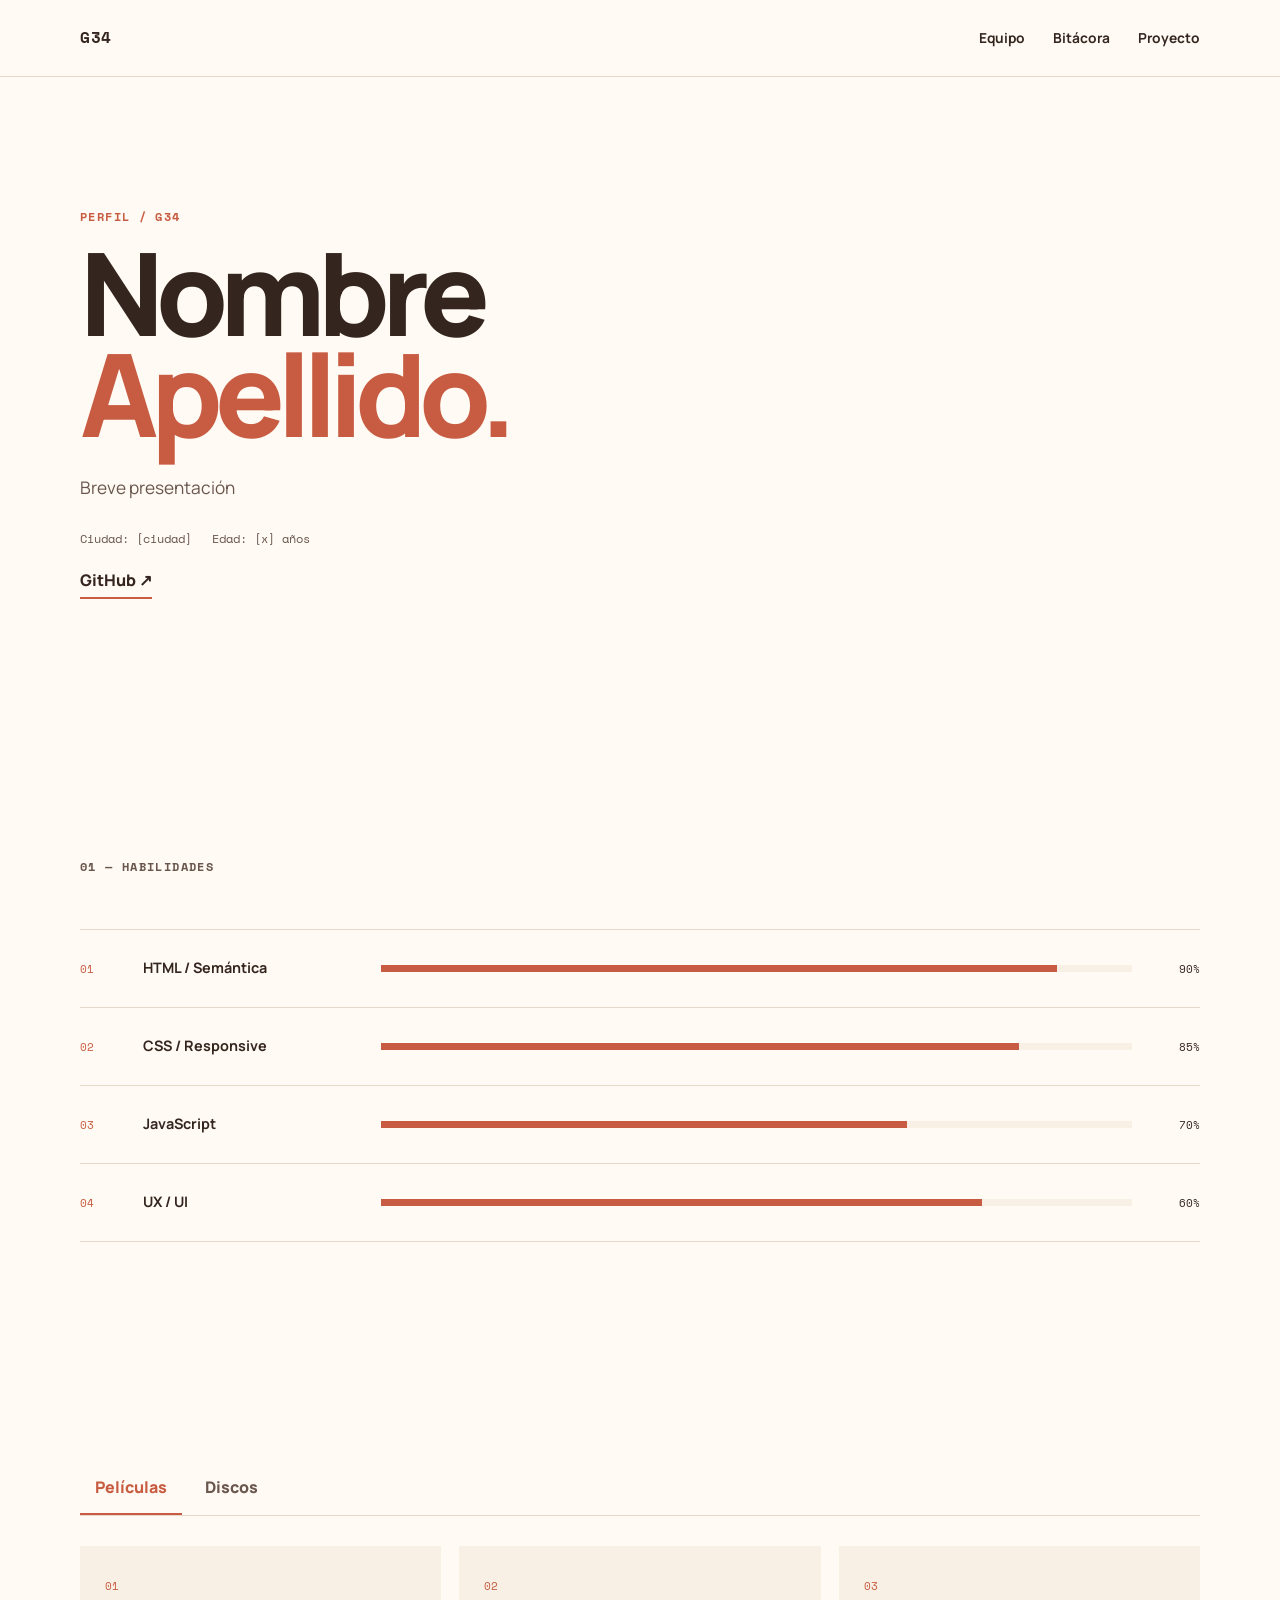
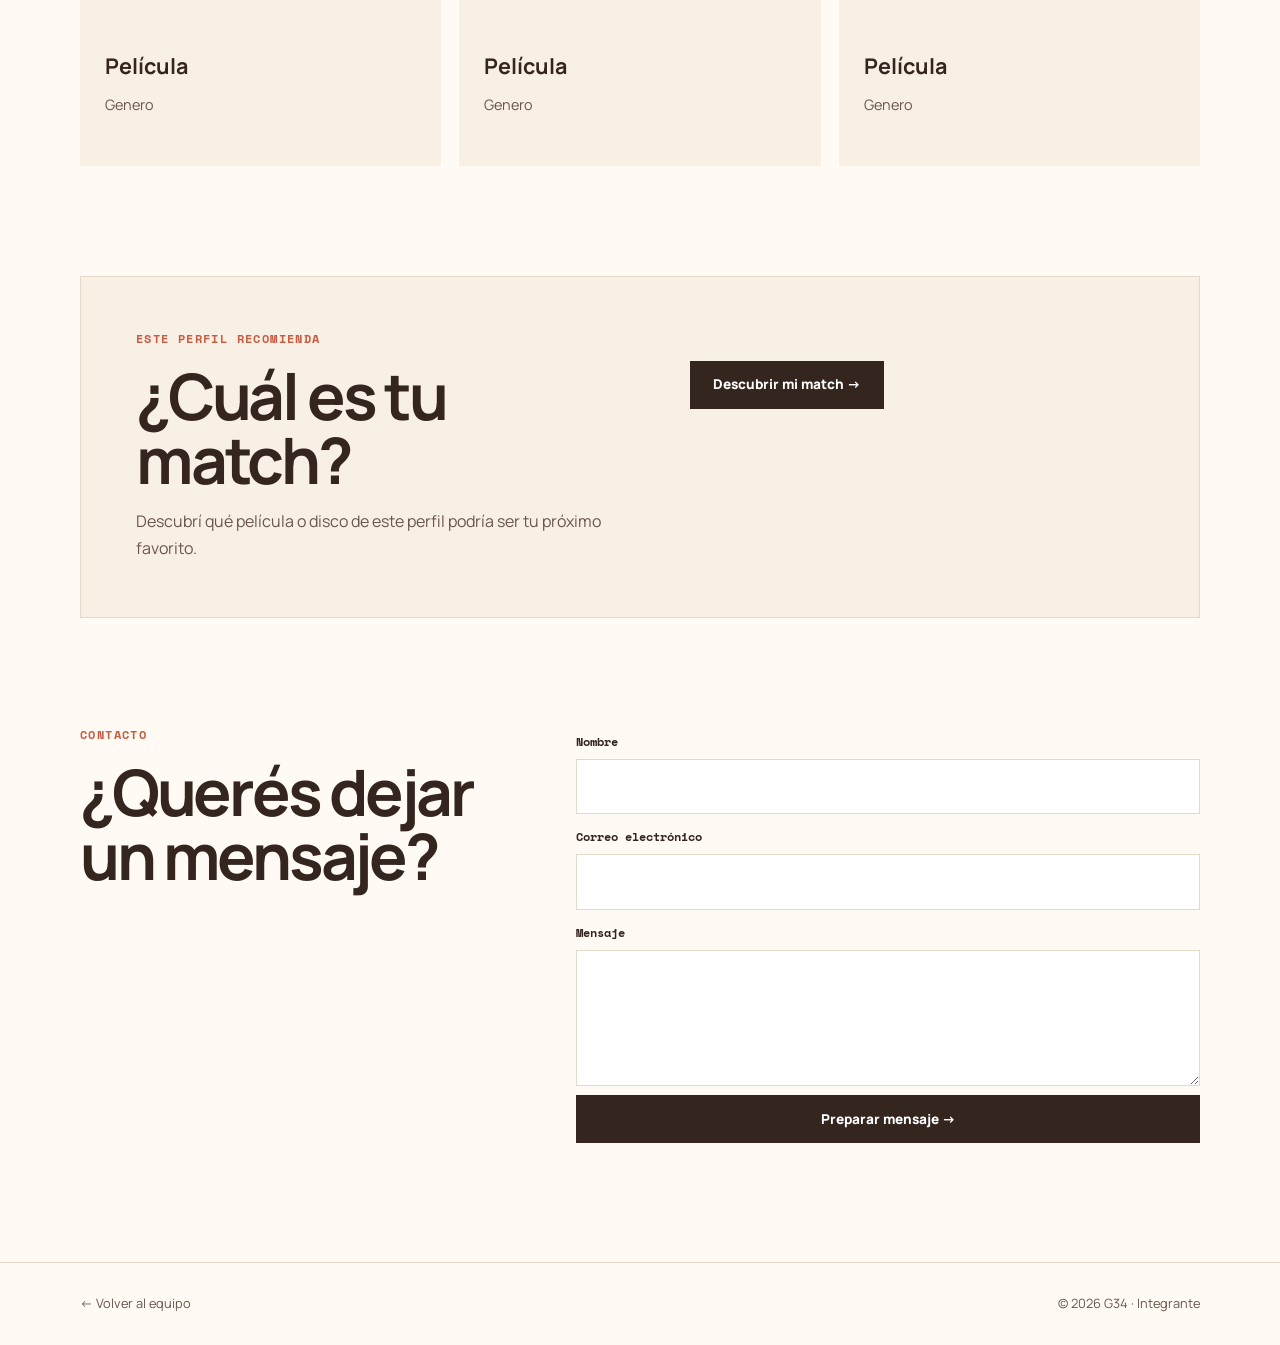
<file: perfil-integrante.html>
<!DOCTYPE html>
<html lang="es">

<head>
  <meta charset="UTF-8">
  <meta name="viewport" content="width=device-width, initial-scale=1.0">
  <meta name="description" content="Perfil individual del G34.">
  <title>Perfil — G34</title>
  <link rel="preconnect" href="https://fonts.googleapis.com">
  <link rel="preconnect" href="https://fonts.gstatic.com" crossorigin>
  <link
    href="https://fonts.googleapis.com/css2?family=Manrope:wght@400;500;600;700;800&family=Space+Mono:wght@400;700&display=swap"
    rel="stylesheet">
  <link rel="stylesheet" href="css/styles.css">
</head>

<body>
  <header class="navbar">
    <div class="container nav-inner">
      <a class="brand" href="index.html">G34</a>
      <button class="menu-toggle" id="menuToggle" aria-label="Abrir menú" aria-expanded="false"
        aria-controls="navLinks">
        <span></span><span></span><span></span>
      </button>
      <nav aria-label="Navegación principal">
        <ul class="nav-links" id="navLinks">
          <li><a href="index.html#equipo">Equipo</a></li>
          <li><a href="bitacora.html">Bitácora</a></li>
          <li><a href="index.html#proyecto">Proyecto</a></li>
        </ul>
      </nav>
    </div>
  </header>

  <main>
    <section class="profile-hero container">
      <div class="profile-intro">
        <p class="eyebrow">PERFIL / G34</p>
        <h1>Nombre<br><em>Apellido.</em></h1>
        <p class="hero-text">Breve presentación</p>
        <div class="meta-row">
          <span>Ciudad: [ciudad]</span>
          <span>Edad: [x] años</span>
        </div>
        <a class="text-link" href="https://github.com/" target="_blank" rel="noopener noreferrer">GitHub ↗</a>
      </div>
      <div class="profile-visual reveal">
        <div class="portrait-placeholder">FOTO<br>01</div>
      </div>
    </section>

    <section class="section container">
      <div class="section-heading">
        <p class="eyebrow">01 — HABILIDADES</p>
      </div>
      <div class="skills-list">
        <div class="skill-row"><span>01</span><strong>HTML / Semántica</strong>
          <div class="meter"><i data-level="90"></i></div><b>90%</b>
        </div>
        <div class="skill-row"><span>02</span><strong>CSS / Responsive</strong>
          <div class="meter"><i data-level="85"></i></div><b>85%</b>
        </div>
        <div class="skill-row"><span>03</span><strong>JavaScript</strong>
          <div class="meter"><i data-level="70"></i></div><b>70%</b>
        </div>
        <div class="skill-row"><span>04</span><strong>UX / UI</strong>
          <div class="meter"><i data-level="80"></i></div><b>60%</b>
        </div>
      </div>
    </section>

    <section class="section container">
      <div class="tabs" role="tablist" aria-label="Intereses del integrante">
        <button class="tab active" role="tab" aria-selected="true" aria-controls="panel-peliculas"
          data-tab="peliculas">Películas</button>
        <button class="tab" role="tab" aria-selected="false" aria-controls="panel-discos"
          data-tab="discos">Discos</button>
      </div>

      <div class="tab-panel active" id="panel-peliculas" role="tabpanel">
        <div class="interest-grid">
          <article><span>01</span>
            <h3>Película</h3>
            <p>Genero</p>
          </article>
          <article><span>02</span>
            <h3>Película</h3>
            <p>Genero</p>
          </article>
          <article><span>03</span>
            <h3>Película</h3>
            <p>Genero</p>
          </article>
        </div>
      </div>
      <div class="tab-panel" id="panel-discos" role="tabpanel" hidden>
        <div class="interest-grid">
          <article><span>01</span>
            <h3>Disco favorito</h3>
            <p>Album</p>
          </article>
          <article><span>02</span>
            <h3>Disco favorito</h3>
            <p>Album</p>
          </article>
          <article><span>03</span>
            <h3>Disco favorito</h3>
            <p>Album</p>
          </article>
        </div>
      </div>
    </section>

    <section class="section container match-box">
      <div>
        <p class="eyebrow">ESTE PERFIL RECOMIENDA</p>
        <h2>¿Cuál es tu match?</h2>
        <p>Descubrí qué película o disco de este perfil podría ser tu próximo favorito.</p>
      </div>

      <div class="match-action">
        <button class="button button-primary" id="matchButton" type="button">
          Descubrir mi match →
        </button>
        <p id="matchResult" class="match-result" aria-live="polite" aria-atomic="true"></p>
      </div>
    </section>


    <section class="section container contact-box">
      <div>
        <p class="eyebrow">CONTACTO</p>
        <h2>¿Querés dejar un mensaje?</h2>
      </div>
      <form id="contactForm" class="contact-form">
        <label for="nombre">Nombre</label>
        <input id="nombre" name="nombre" type="text" required>
        <label for="email">Correo electrónico</label>
        <input id="email" name="email" type="email" required>
        <label for="mensaje">Mensaje</label>
        <textarea id="mensaje" name="mensaje" rows="4" required></textarea>
        <button class="button button-primary" type="submit">Preparar mensaje →</button>
        <p id="formMessage" class="form-message" aria-live="polite"></p>
      </form>
    </section>
  </main>

  <footer class="footer">
    <div class="container footer-inner">
      <a href="index.html">← Volver al equipo</a>
      <p>© 2026 G34 · Integrante</p>
    </div>
  </footer>

  <script src="js/menu.js"></script>
  <script src="js/perfil.js"></script>
</body>

</html>
</file>
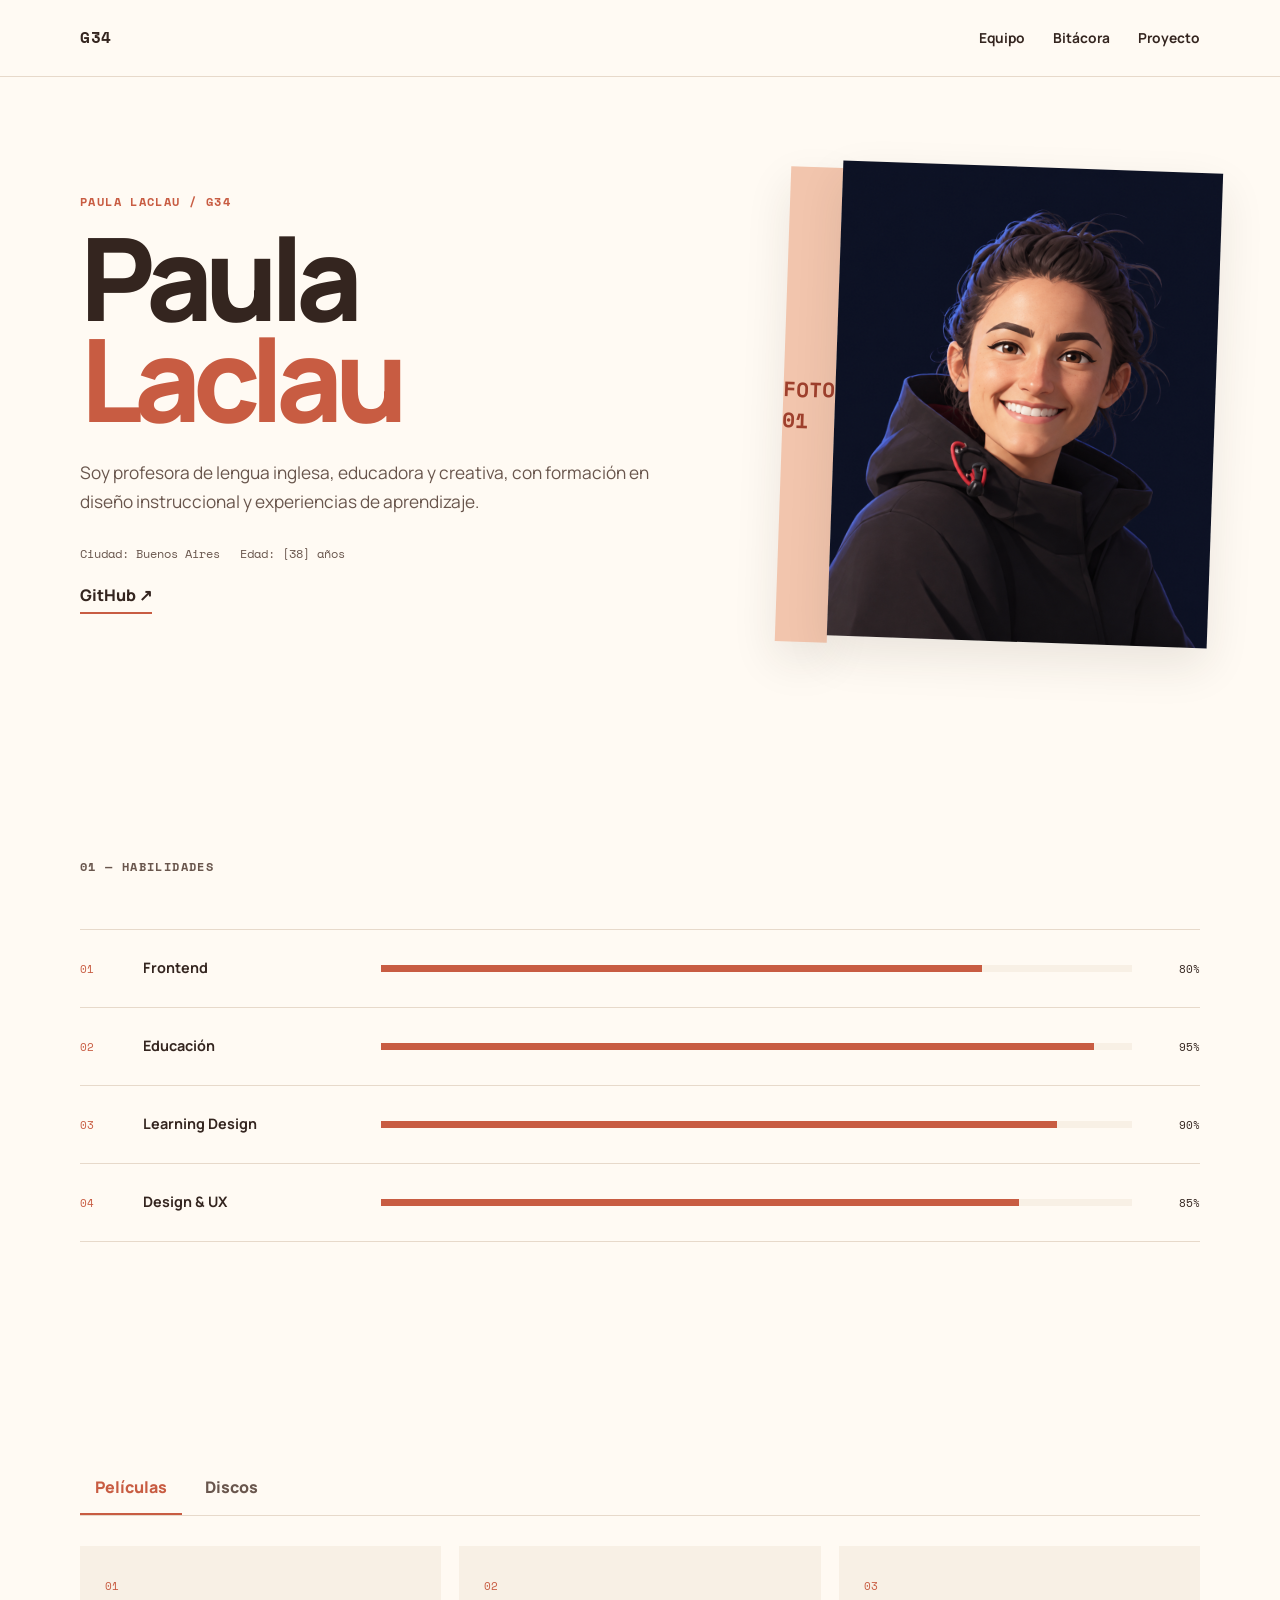
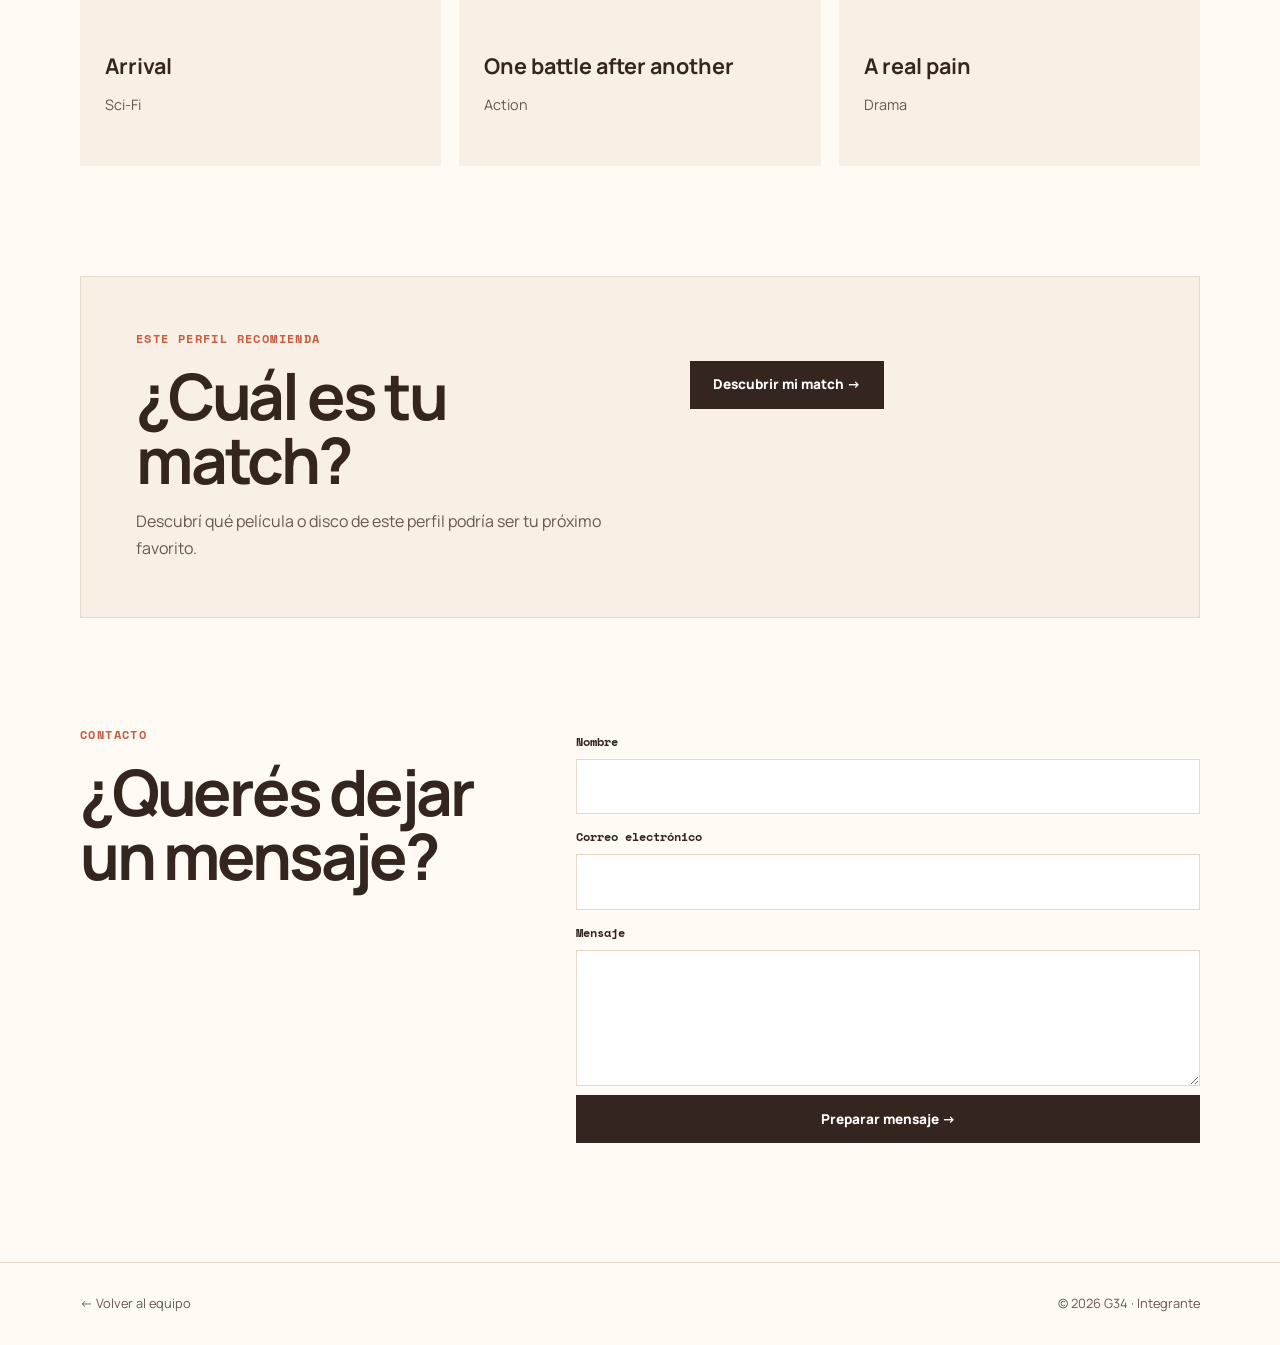
<file: perfil-paula.html>
<!DOCTYPE html>
<html lang="es">

<head>
  <meta charset="UTF-8">
  <meta name="viewport" content="width=device-width, initial-scale=1.0">
  <meta name="description" content="Perfil de Paula Laclau del G34.">
  <title>Paula Laclau — G34</title>
  <link rel="preconnect" href="https://fonts.googleapis.com">
  <link rel="preconnect" href="https://fonts.gstatic.com" crossorigin>
  <link
    href="https://fonts.googleapis.com/css2?family=Manrope:wght@400;500;600;700;800&family=Space+Mono:wght@400;700&display=swap"
    rel="stylesheet">
  <link rel="stylesheet" href="css/styles.css">
</head>

<body>
  <header class="navbar">
    <div class="container nav-inner">
      <a class="brand" href="index.html">G34</a>
      <button class="menu-toggle" id="menuToggle" aria-label="Abrir menú" aria-expanded="false"
        aria-controls="navLinks">
        <span></span><span></span><span></span>
      </button>
      <nav aria-label="Navegación principal">
        <ul class="nav-links" id="navLinks">
          <li><a href="index.html#equipo">Equipo</a></li>
          <li><a href="bitacora.html">Bitácora</a></li>
          <li><a href="index.html#proyecto">Proyecto</a></li>
        </ul>
      </nav>
    </div>
  </header>

  <main>
    <section class="profile-hero container">
      <div class="profile-intro">
        <p class="eyebrow">PAULA LACLAU / G34</p>
        <h1>Paula<br><em>Laclau</em></h1>
        <p class="hero-text">Soy profesora de lengua inglesa, educadora y creativa, con formación en diseño
          instruccional y experiencias de aprendizaje.</p>
        <div class="meta-row">
          <span>Ciudad: Buenos Aires</span>
          <span>Edad: [38] años</span>
        </div>
        <a class="text-link" href="https://github.com/laclaupau" target="_blank" rel="noopener noreferrer">GitHub ↗</a>
      </div>
      <div class="profile-visual">
        <div class="portrait-placeholder">FOTO<br>01</div>
        <img class="portrait-img" src="./img/foto-pau.png" alt="Retrato con IA de Paula Laclau" />
      </div>
    </section>

    <section class="section container">
      <div class="section-heading">
        <p class="eyebrow">01 — HABILIDADES</p>
      </div>
      <div class="skills-list">
        <div class="skill-row">
          <span>01</span>
          <strong>Frontend</strong>
          <div class="meter"><i data-level="80"></i></div>
          <b>80%</b>
        </div>

        <div class="skill-row">
          <span>02</span>
          <strong>Educación</strong>
          <div class="meter"><i data-level="95"></i></div>
          <b>95%</b>
        </div>

        <div class="skill-row">
          <span>03</span>
          <strong>Learning Design</strong>
          <div class="meter"><i data-level="90"></i></div>
          <b>90%</b>
        </div>

        <div class="skill-row">
          <span>04</span>
          <strong>Design & UX</strong>
          <div class="meter"><i data-level="85"></i></div>
          <b>85%</b>
        </div>
      </div>
    </section>

    <section class="section container">
      <div class="tabs" role="tablist" aria-label="Intereses del integrante">
        <button class="tab active" role="tab" aria-selected="true" aria-controls="panel-peliculas"
          data-tab="peliculas">Películas</button>
        <button class="tab" role="tab" aria-selected="false" aria-controls="panel-discos"
          data-tab="discos">Discos</button>
      </div>

      <div class="tab-panel active" id="panel-peliculas" role="tabpanel">
        <div class="interest-grid">
          <article><span>01</span>
            <h3>Arrival</h3>
            <p>Sci-Fi</p>
          </article>
          <article><span>02</span>
            <h3>One battle after another</h3>
            <p>Action</p>
          </article>
          <article><span>03</span>
            <h3>A real pain</h3>
            <p>Drama</p>
          </article>
        </div>
      </div>
      <div class="tab-panel" id="panel-discos" role="tabpanel" hidden>
        <div class="interest-grid">
          <article><span>01</span>
            <h3>Los Rodríguez</h3>
            <p>Palabras más, palabras menos</p>
          </article>
          <article><span>02</span>
            <h3>Sui Generis</h3>
            <p>Confesiones de Invierno</p>
          </article>
          <article><span>03</span>
            <h3>Acariciando lo áspero</h3>
            <p>Divididos</p>
          </article>
        </div>
      </div>
    </section>


    <section class="section container match-box">
      <div>
        <p class="eyebrow">ESTE PERFIL RECOMIENDA</p>
        <h2>¿Cuál es tu match?</h2>
        <p>Descubrí qué película o disco de este perfil podría ser tu próximo favorito.</p>
      </div>

      <div class="match-action">
        <button class="button button-primary" id="matchButton" type="button">
          Descubrir mi match →
        </button>
        <p id="matchResult" class="match-result" aria-live="polite" aria-atomic="true"></p>
      </div>
    </section>


    <section class="section container contact-box">
      <div>
        <p class="eyebrow">CONTACTO</p>
        <h2>¿Querés dejar un mensaje?</h2>
      </div>
      <form id="contactForm" class="contact-form">
        <label for="nombre">Nombre</label>
        <input id="nombre" name="nombre" type="text" required>
        <label for="email">Correo electrónico</label>
        <input id="email" name="email" type="email" required>
        <label for="mensaje">Mensaje</label>
        <textarea id="mensaje" name="mensaje" rows="4" required></textarea>
        <button class="button button-primary" type="submit">Preparar mensaje →</button>
        <p id="formMessage" class="form-message" aria-live="polite"></p>
      </form>
    </section>
  </main>

  <footer class="footer">
    <div class="container footer-inner">
      <a href="index.html">← Volver al equipo</a>
      <p>© 2026 G34 · Integrante</p>
    </div>
  </footer>

  <script src="js/menu.js"></script>
  <script src="js/perfil.js"></script>
</body>

</html>
</file>
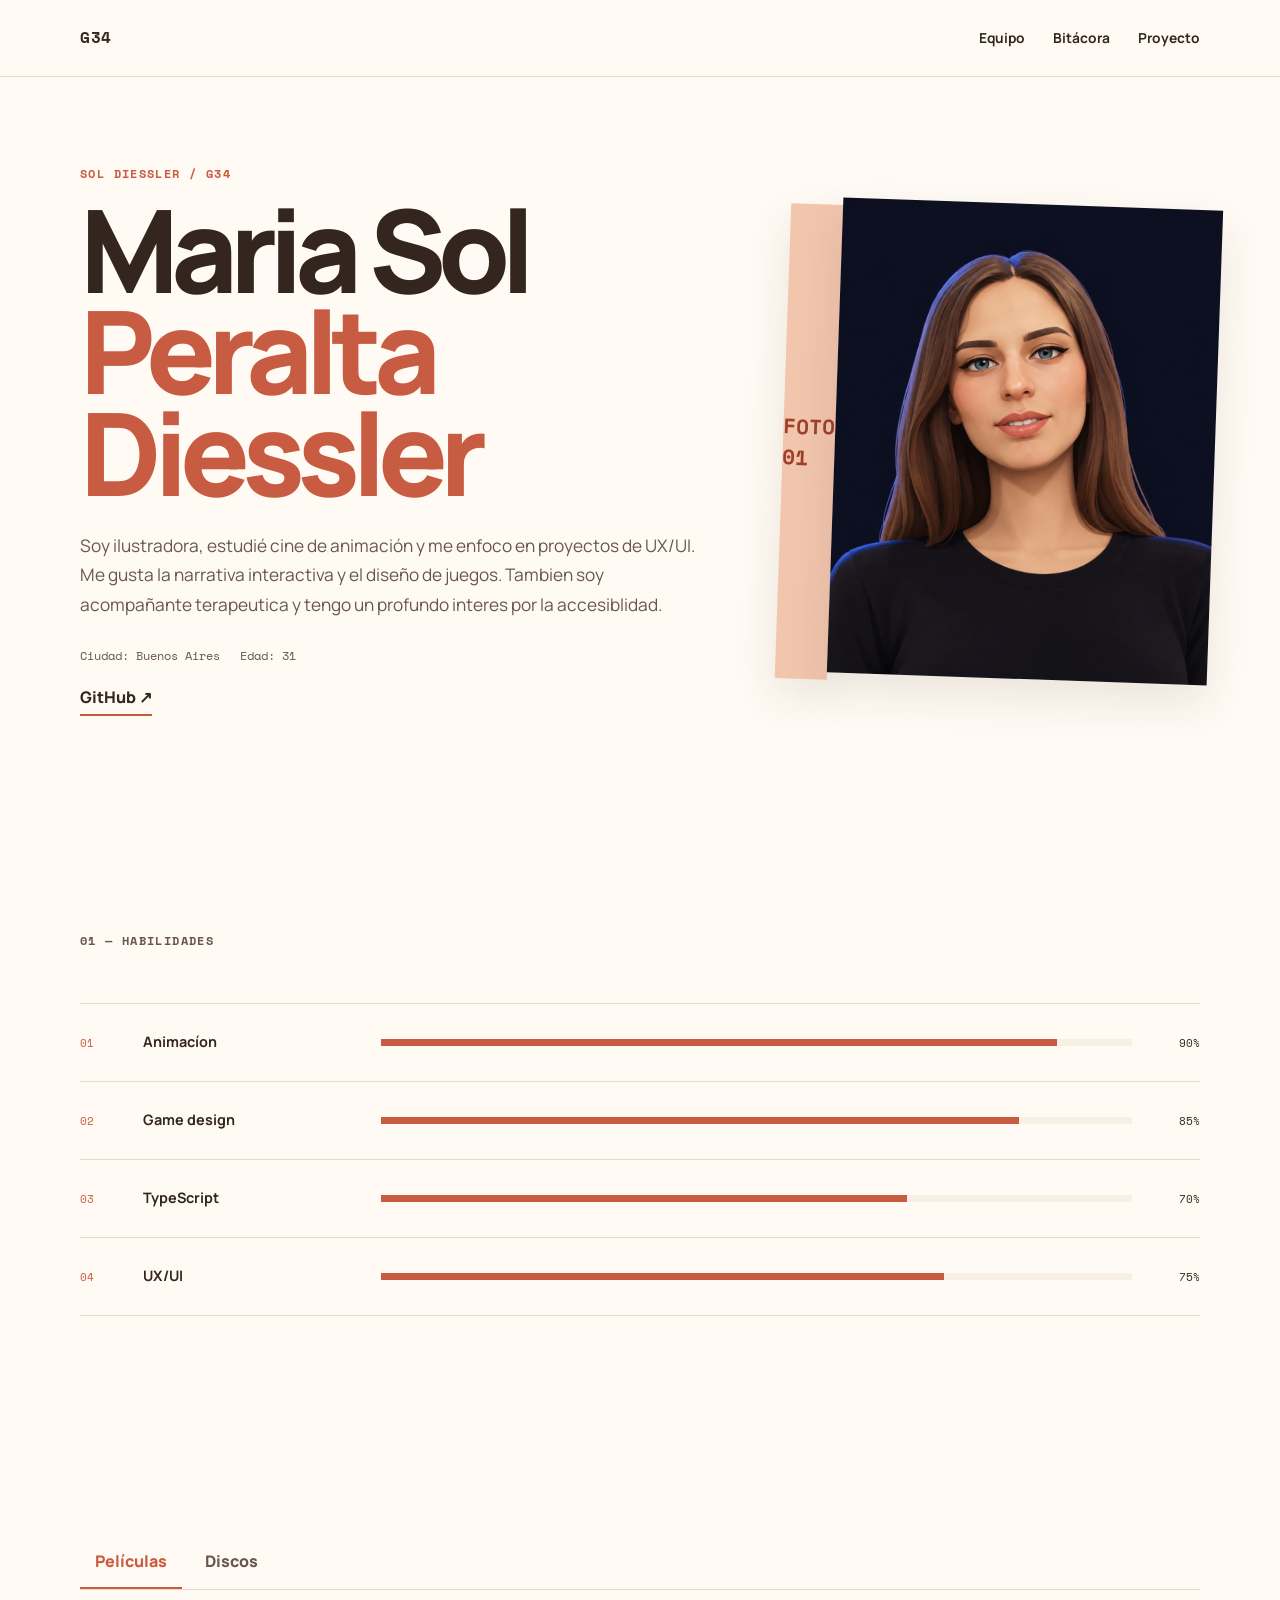
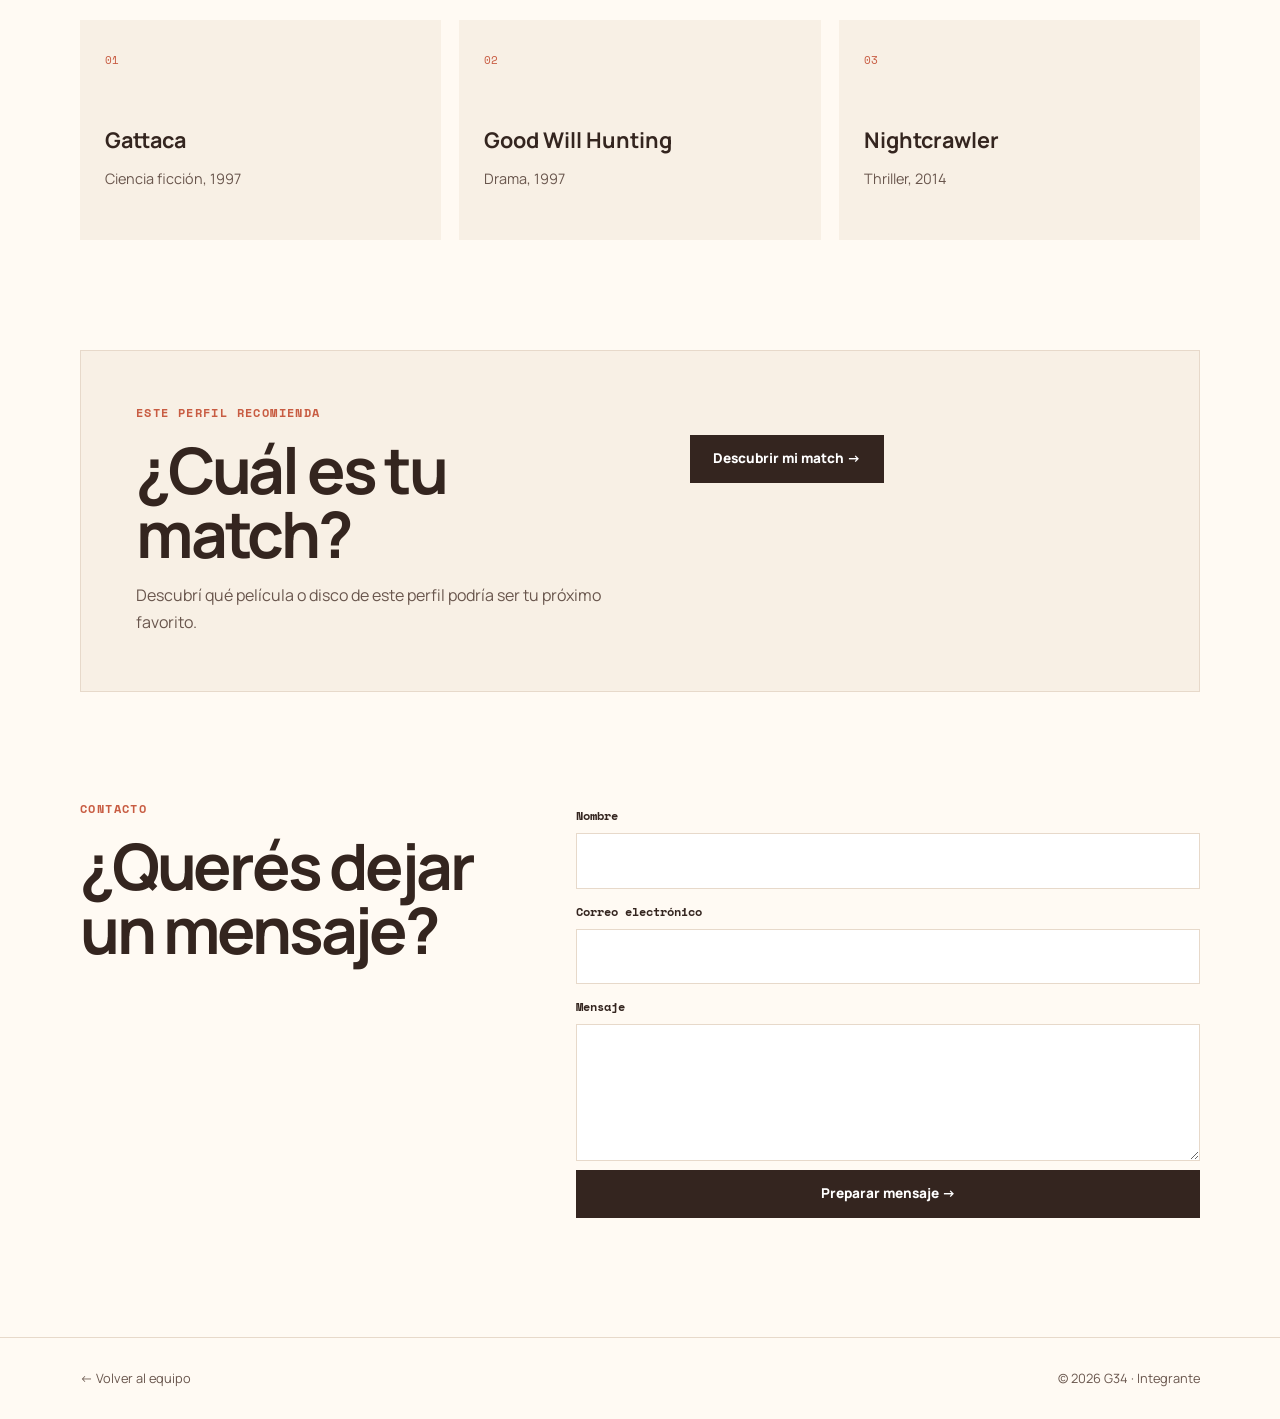
<file: perfil-sol.html>
<!DOCTYPE html>
<html lang="es">

<head>
  <meta charset="UTF-8">
  <meta name="viewport" content="width=device-width, initial-scale=1.0">
  <meta name="description" content="Perfil de Sol Diessler del G34.">
  <title>Sol Diessler — G34</title>
  <link rel="preconnect" href="https://fonts.googleapis.com">
  <link rel="preconnect" href="https://fonts.gstatic.com" crossorigin>
  <link
    href="https://fonts.googleapis.com/css2?family=Manrope:wght@400;500;600;700;800&family=Space+Mono:wght@400;700&display=swap"
    rel="stylesheet">
  <link rel="stylesheet" href="css/styles.css">
</head>

<body>
  <header class="navbar">
    <div class="container nav-inner">
      <a class="brand" href="index.html">G34</a>
      <button class="menu-toggle" id="menuToggle" aria-label="Abrir menú" aria-expanded="false"
        aria-controls="navLinks">
        <span></span><span></span><span></span>
      </button>
      <nav aria-label="Navegación principal">
        <ul class="nav-links" id="navLinks">
          <li><a href="index.html#equipo">Equipo</a></li>
          <li><a href="bitacora.html">Bitácora</a></li>
          <li><a href="index.html#proyecto">Proyecto</a></li>
        </ul>
      </nav>
    </div>
  </header>

  <main>
    <section class="profile-hero container">
      <div class="profile-intro">
        <p class="eyebrow">SOL DIESSLER / G34</p>
        <h1>Maria Sol<br><em>Peralta Diessler</em></h1>
        <p class="hero-text">Soy ilustradora, estudié cine de animación y me enfoco en proyectos de UX/UI. Me gusta la
          narrativa interactiva y el diseño de juegos. Tambien soy acompañante terapeutica y tengo un profundo interes
          por la accesiblidad. </p>
        <div class="meta-row">
          <span>Ciudad: Buenos Aires</span>
          <span>Edad: 31</span>
        </div>
        <a class="text-link" href="https://github.com/soldiessler" target="_blank" rel="noopener noreferrer">GitHub
          ↗</a>
      </div>
      <div class="profile-visual">
        <div class="portrait-placeholder">FOTO<br>01</div>
        <img class="portrait-img" src="./img/foto-sol.png" alt="foto sol" />
      </div>
    </section>

    <section class="section container">
      <div class="section-heading">
        <p class="eyebrow">01 — HABILIDADES</p>
      </div>
      <div class="skills-list">
        <div class="skill-row"><span>01</span><strong>Animacíon</strong>
          <div class="meter"><i data-level="90"></i></div><b>90%</b>
        </div>
        <div class="skill-row"><span>02</span><strong>Game design</strong>
          <div class="meter"><i data-level="85"></i></div><b>85%</b>
        </div>
        <div class="skill-row"><span>03</span><strong>TypeScript</strong>
          <div class="meter"><i data-level="70"></i></div><b>70%</b>
        </div>
        <div class="skill-row"><span>04</span><strong>UX/UI</strong>
          <div class="meter"><i data-level="75"></i></div><b>75%</b>
        </div>
      </div>
    </section>

    <section class="section container">
      <div class="tabs" role="tablist" aria-label="Intereses del integrante">
        <button class="tab active" role="tab" aria-selected="true" aria-controls="panel-peliculas"
          data-tab="peliculas">Películas</button>
        <button class="tab" role="tab" aria-selected="false" aria-controls="panel-discos"
          data-tab="discos">Discos</button>
      </div>

      <div class="tab-panel active" id="panel-peliculas" role="tabpanel">
        <div class="interest-grid">
          <article><span>01</span>
            <h3>Gattaca</h3>
            <p>Ciencia ficción, 1997</p>
          </article>
          <article><span>02</span>
            <h3>Good Will Hunting</h3>
            <p>Drama, 1997</p>
          </article>
          <article><span>03</span>
            <h3>Nightcrawler</h3>
            <p>Thriller, 2014</p>
          </article>
        </div>
      </div>
      <div class="tab-panel" id="panel-discos" role="tabpanel" hidden>
        <div class="interest-grid">
          <article><span>01</span>
            <h3>Perché non si sa mai</h3>
            <p>Bull Brigade, 2026</p>
          </article>
          <article><span>02</span>
            <h3>Blackout</h3>
            <p>Scorpions, 1982</p>
          </article>
          <article><span>03</span>
            <h3>Paranoid</h3>
            <p>Black Sabbath, 1970</p>
          </article>
        </div>
      </div>
    </section>

    <section class="section container match-box">
      <div>
        <p class="eyebrow">ESTE PERFIL RECOMIENDA</p>
        <h2>¿Cuál es tu match?</h2>
        <p>Descubrí qué película o disco de este perfil podría ser tu próximo favorito.</p>
      </div>

      <div class="match-action">
        <button class="button button-primary" id="matchButton" type="button">
          Descubrir mi match →
        </button>
        <p id="matchResult" class="match-result" aria-live="polite" aria-atomic="true"></p>
      </div>
    </section>

    <section class="section container contact-box">
      <div>
        <p class="eyebrow">CONTACTO</p>
        <h2>¿Querés dejar un mensaje?</h2>
      </div>
      <form id="contactForm" class="contact-form">
        <label for="nombre">Nombre</label>
        <input id="nombre" name="nombre" type="text" required>
        <label for="email">Correo electrónico</label>
        <input id="email" name="email" type="email" required>
        <label for="mensaje">Mensaje</label>
        <textarea id="mensaje" name="mensaje" rows="4" required></textarea>
        <button class="button button-primary" type="submit">Preparar mensaje →</button>
        <p id="formMessage" class="form-message" aria-live="polite"></p>
      </form>
    </section>
  </main>

  <footer class="footer">
    <div class="container footer-inner">
      <a href="index.html">← Volver al equipo</a>
      <p>© 2026 G34 · Integrante</p>
    </div>
  </footer>

  <script src="js/menu.js"></script>
  <script src="js/perfil.js"></script>
</body>

</html>
</file>
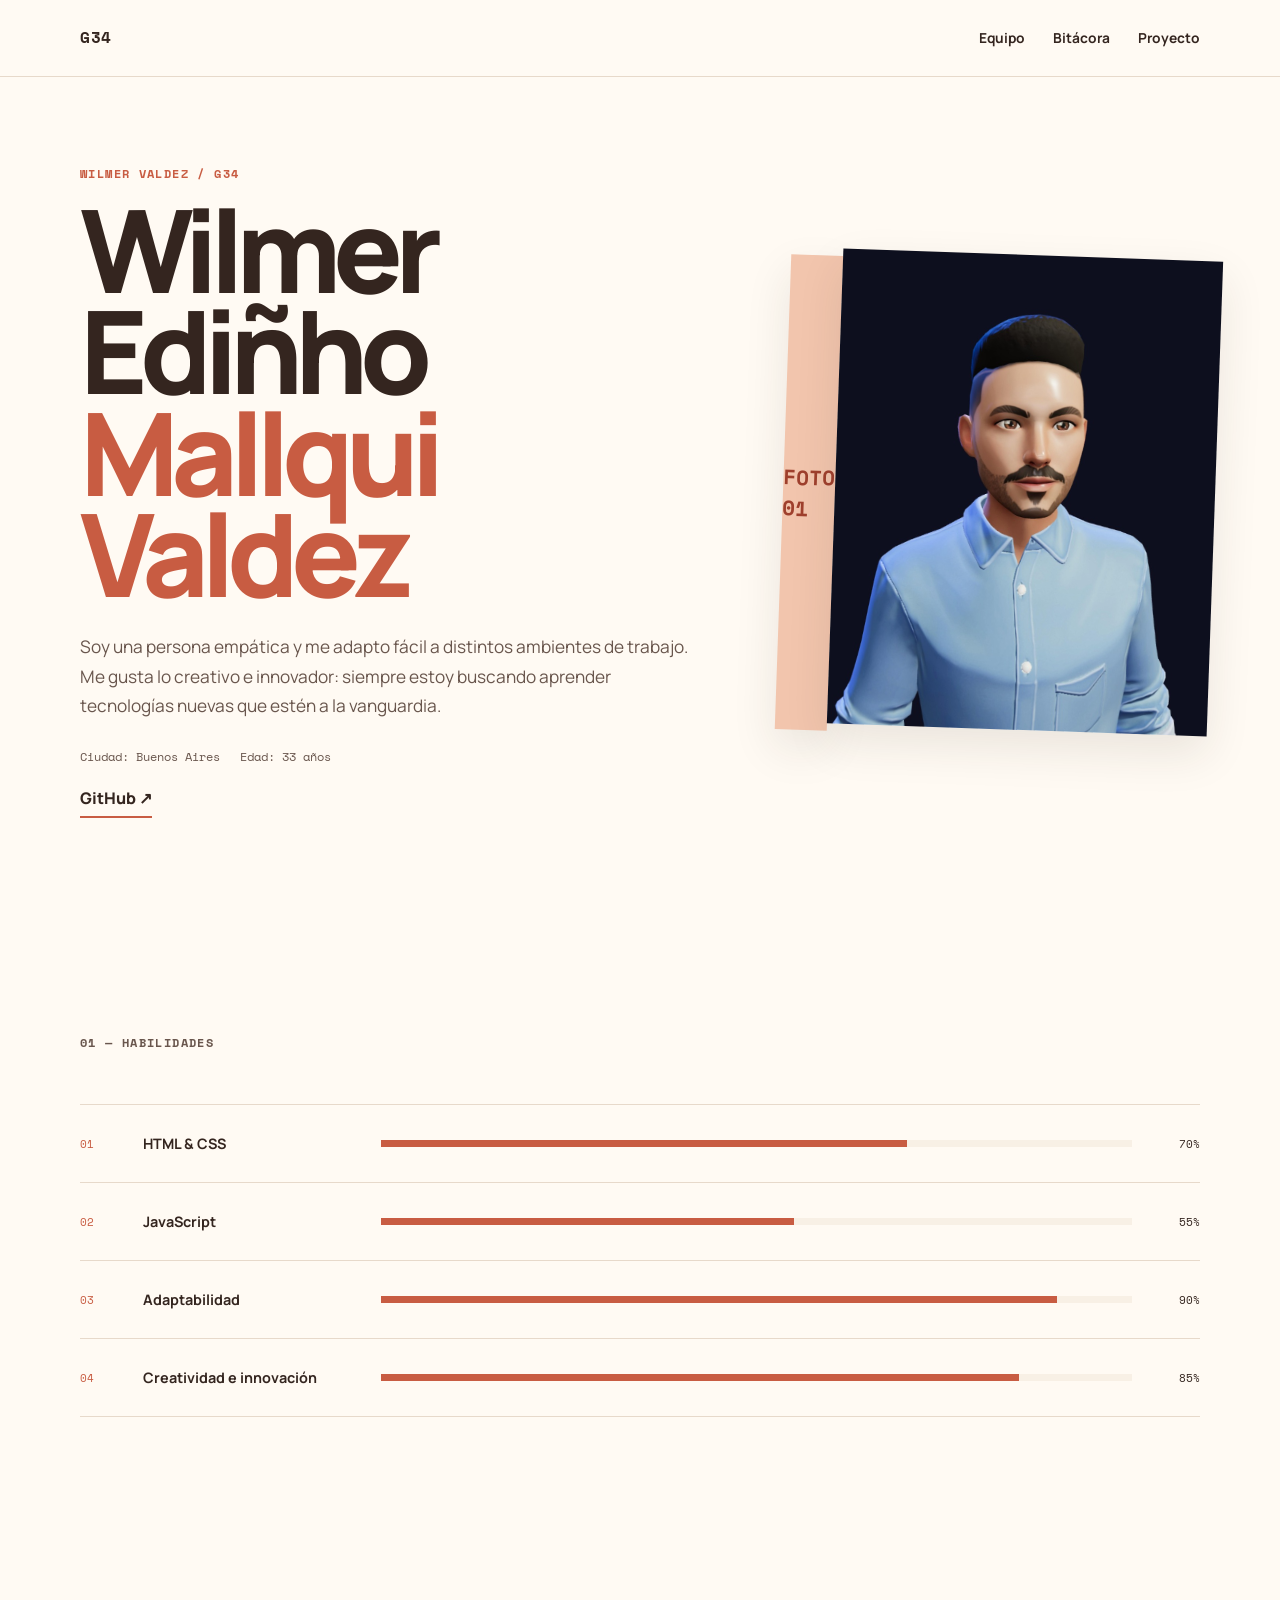
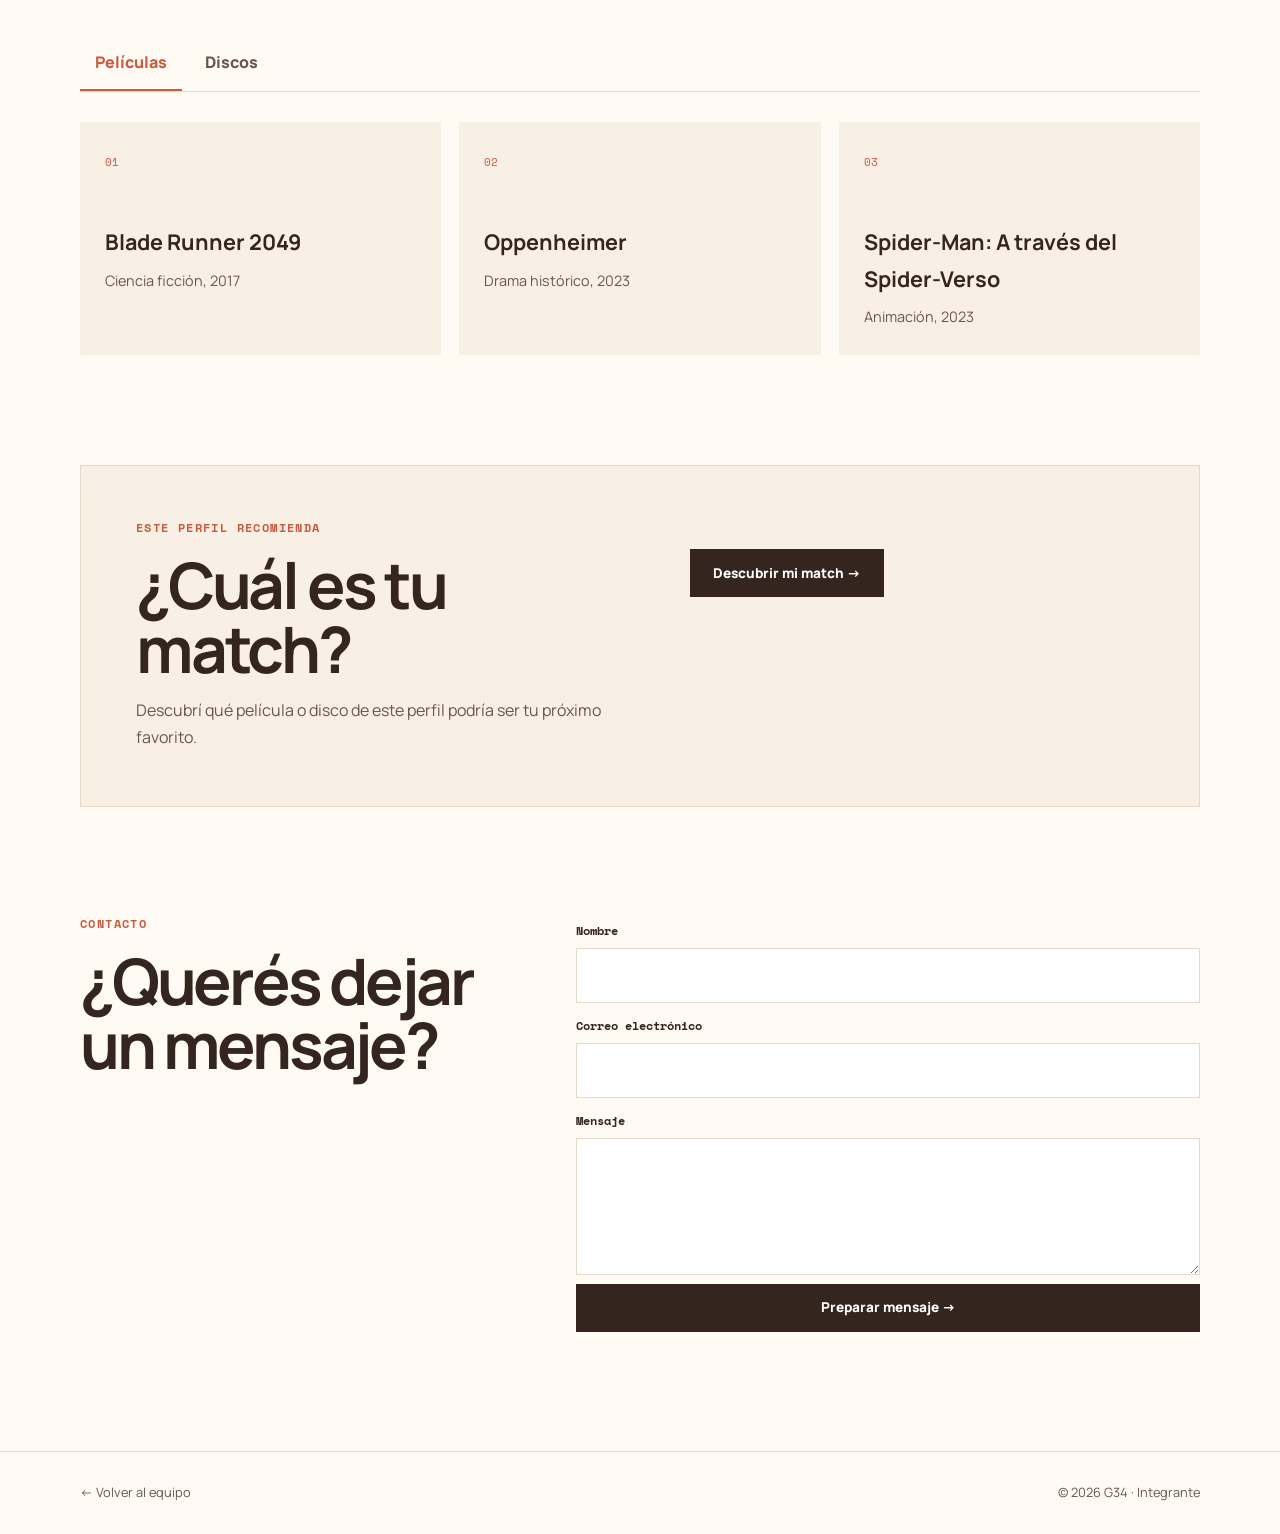
<file: perfil-wilmer.html>
<!DOCTYPE html>
<html lang="es">

<head>
  <meta charset="UTF-8">
  <meta name="viewport" content="width=device-width, initial-scale=1.0">
  <meta name="description" content="Perfil de Wilmer Valdez del G34.">
  <title>Wilmer Valdez — G34</title>
  <link rel="preconnect" href="https://fonts.googleapis.com">
  <link rel="preconnect" href="https://fonts.gstatic.com" crossorigin>
  <link
    href="https://fonts.googleapis.com/css2?family=Manrope:wght@400;500;600;700;800&family=Space+Mono:wght@400;700&display=swap"
    rel="stylesheet">
  <link rel="stylesheet" href="css/styles.css">
</head>

<body>
  <header class="navbar">
    <div class="container nav-inner">
      <a class="brand" href="index.html">G34</a>
      <button class="menu-toggle" id="menuToggle" aria-label="Abrir menú" aria-expanded="false"
        aria-controls="navLinks">
        <span></span><span></span><span></span>
      </button>
      <nav aria-label="Navegación principal">
        <ul class="nav-links" id="navLinks">
          <li><a href="index.html#equipo">Equipo</a></li>
          <li><a href="bitacora.html">Bitácora</a></li>
          <li><a href="index.html#proyecto">Proyecto</a></li>
        </ul>
      </nav>
    </div>
  </header>

  <main>
    <section class="profile-hero container">
      <div class="profile-intro">
        <p class="eyebrow">WILMER VALDEZ / G34</p>
        <h1>Wilmer Ediñho<br><em>Mallqui Valdez</em></h1>
        <p class="hero-text">Soy una persona empática y me adapto fácil a distintos ambientes de trabajo. Me gusta lo
          creativo e innovador: siempre estoy buscando aprender tecnologías nuevas que estén a la vanguardia.</p>
        <div class="meta-row">
          <span>Ciudad: Buenos Aires</span>
          <span>Edad: 33 años</span>
        </div>
        <a class="text-link" href="https://github.com/wemvaldez1122" target="_blank" rel="noopener noreferrer">GitHub
          ↗</a>
      </div>
      <div class="profile-visual">
        <div class="portrait-placeholder">FOTO<br>01</div>
        <img class="portrait-img" src="./img/foto-wilmer.jpg" alt="foto wilmer" />
      </div>
    </section>

    <section class="section container">
      <div class="section-heading">
        <p class="eyebrow">01 — HABILIDADES</p>
      </div>
      <div class="skills-list">
        <div class="skill-row"><span>01</span><strong>HTML & CSS</strong>
          <div class="meter"><i data-level="70"></i></div><b>70%</b>
        </div>
        <div class="skill-row"><span>02</span><strong>JavaScript</strong>
          <div class="meter"><i data-level="55"></i></div><b>55%</b>
        </div>
        <div class="skill-row"><span>03</span><strong>Adaptabilidad</strong>
          <div class="meter"><i data-level="90"></i></div><b>90%</b>
        </div>
        <div class="skill-row"><span>04</span><strong>Creatividad e innovación</strong>
          <div class="meter"><i data-level="85"></i></div><b>85%</b>
        </div>
      </div>
    </section>

    <section class="section container">
      <div class="tabs" role="tablist" aria-label="Intereses del integrante">
        <button class="tab active" role="tab" aria-selected="true" aria-controls="panel-peliculas"
          data-tab="peliculas">Películas</button>
        <button class="tab" role="tab" aria-selected="false" aria-controls="panel-discos"
          data-tab="discos">Discos</button>
      </div>

      <div class="tab-panel active" id="panel-peliculas" role="tabpanel">
        <div class="interest-grid">
          <article><span>01</span>
            <h3>Blade Runner 2049</h3>
            <p>Ciencia ficción, 2017</p>
          </article>
          <article><span>02</span>
            <h3>Oppenheimer</h3>
            <p>Drama histórico, 2023</p>
          </article>
          <article><span>03</span>
            <h3>Spider-Man: A través del Spider-Verso</h3>
            <p>Animación, 2023</p>
          </article>
        </div>
      </div>
      <div class="tab-panel" id="panel-discos" role="tabpanel" hidden>
        <div class="interest-grid">
          <article><span>01</span>
            <h3>Nevermind</h3>
            <p>Nirvana, 1991</p>
          </article>
          <article><span>02</span>
            <h3>Back in Black</h3>
            <p>AC/DC, 1980</p>
          </article>
          <article><span>03</span>
            <h3>Canción Animal</h3>
            <p>Soda Stereo, 1990</p>
          </article>
        </div>
      </div>
    </section>

    <section class="section container match-box">
      <div>
        <p class="eyebrow">ESTE PERFIL RECOMIENDA</p>
        <h2>¿Cuál es tu match?</h2>
        <p>Descubrí qué película o disco de este perfil podría ser tu próximo favorito.</p>
      </div>

      <div class="match-action">
        <button class="button button-primary" id="matchButton" type="button">
          Descubrir mi match →
        </button>
        <p id="matchResult" class="match-result" aria-live="polite" aria-atomic="true"></p>
      </div>
    </section>

    <section class="section container contact-box">
      <div>
        <p class="eyebrow">CONTACTO</p>
        <h2>¿Querés dejar un mensaje?</h2>
      </div>
      <form id="contactForm" class="contact-form">
        <label for="nombre">Nombre</label>
        <input id="nombre" name="nombre" type="text" required>
        <label for="email">Correo electrónico</label>
        <input id="email" name="email" type="email" required>
        <label for="mensaje">Mensaje</label>
        <textarea id="mensaje" name="mensaje" rows="4" required></textarea>
        <button class="button button-primary" type="submit">Preparar mensaje →</button>
        <p id="formMessage" class="form-message" aria-live="polite"></p>
      </form>
    </section>
  </main>

  <footer class="footer">
    <div class="container footer-inner">
      <a href="index.html">← Volver al equipo</a>
      <p>© 2026 G34 · Integrante</p>
    </div>
  </footer>

  <script src="js/menu.js"></script>
  <script src="js/perfil.js"></script>
</body>

</html>
</file>
<file: css/styles.css>
:root {
  --cream: #f8f0e5;
  --cream-light: #fffaf3;
  --terracotta: #c85c42;
  --terracotta-dark: #9f402d;
  --coral: #e98268;
  --brown: #34251f;
  --brown-soft: #69564d;
  --peach: #f2c5ad;
  --white: #ffffff;
  --line: #e7d9ca;
  --font-main: "Manrope", sans-serif;
  --font-mono: "Space Mono", monospace;
  --shadow: 0 18px 45px rgba(52, 37, 31, .10);
  --radius: 18px;
}

* { box-sizing: border-box; margin: 0; padding: 0; }
html { scroll-behavior: smooth; }
body { background: var(--cream-light); color: var(--brown); font-family: var(--font-main); line-height: 1.7; }
a { color: inherit; text-decoration: none; }
button, input, textarea { font: inherit; }
button { cursor: pointer; }
.container { width: min(1120px, calc(100% - 40px)); margin-inline: auto; }

.navbar { position: sticky; top: 0; z-index: 20; background: rgba(255,250,243,.94); backdrop-filter: blur(12px); border-bottom: 1px solid var(--line); }
.nav-inner { min-height: 76px; display: flex; align-items: center; justify-content: space-between; gap: 30px; }
.brand { font-family: var(--font-mono); font-weight: 700; letter-spacing: .04em; }
.brand span { color: var(--terracotta); margin-right: 5px; }
.nav-links { list-style: none; display: flex; align-items: center; gap: 28px; }
.nav-links a { font-size: .86rem; font-weight: 700; }
.nav-links a:hover, .text-link:hover { color: var(--terracotta); }
.menu-toggle { display: none; border: 0; background: transparent; width: 42px; padding: 8px; }
.menu-toggle span { display: block; height: 2px; background: var(--brown); margin: 5px 0; }

.hero { min-height: 650px; display: grid; grid-template-columns: 1.15fr .85fr; align-items: center; gap: 80px; padding-block: 90px; }
.eyebrow { color: var(--terracotta); font: 700 .72rem/1.2 var(--font-mono); letter-spacing: .12em; margin-bottom: 18px; }
.hero h1, .profile-hero h1, .page-heading h1 { font-size: clamp(4rem, 9vw, 7.8rem); line-height: .88; letter-spacing: -.07em; font-weight: 800; }
h1 em, h2 em { color: var(--terracotta); font-style: normal; }
.hero-text { color: var(--brown-soft); max-width: 650px; font-size: 1.08rem; margin-top: 28px; }
.hero-actions { display: flex; flex-wrap: wrap; gap: 12px; margin-top: 34px; }
.button { display: inline-flex; align-items: center; justify-content: center; min-height: 48px; padding: 0 22px; border: 1px solid var(--brown); 
  font-weight: 800; font-size: .85rem; transition: .25s ease; 
}
.button-primary { background: var(--brown); color: var(--white); }
.button-primary:hover { background: var(--terracotta); border-color: var(--terracotta); transform: translateY(-2px); }
.button-secondary { background: transparent; }
.button-secondary:hover { background: var(--peach); border-color: var(--peach); }
.button-light { background: var(--cream-light); border-color: var(--cream-light); color: var(--brown); }
.text-link { display: inline-block; margin-top: 20px; font-weight: 800; border-bottom: 2px solid var(--terracotta); padding-bottom: 3px; }

.hero-card { background: var(--brown); color: var(--cream-light); min-height: 360px; padding: 24px; box-shadow: var(--shadow); 
  transform: rotate(2deg); display: flex; flex-direction: column; justify-content: space-between; 
}
.card-top, .card-bottom { display: flex; justify-content: space-between; font: .7rem var(--font-mono); color: var(--peach); }
.code-art { font: clamp(.9rem, 2vw, 1.15rem)/2 var(--font-mono); }
.code-muted { color: var(--coral); }
.code-name { color: #fff; }
.code-art b { color: var(--peach); font-weight: 400; }
.indent { padding-left: 2em; }

.section { padding-block: 110px; }
.section-heading { max-width: 760px; margin-bottom: 55px; }
.section-heading h2, .note-card h2, .contact-box h2 { font-size: clamp(2.2rem, 5vw, 4.2rem); line-height: 1; letter-spacing: -.05em; }
.section-heading > p:last-child { color: var(--brown-soft); margin-top: 18px; }
.about-grid { display: grid; grid-template-columns: 1fr 1fr; gap: 70px; font-size: 1.05rem; color: var(--brown-soft); }
.about-grid p:first-child { color: var(--brown); font-size: 1.25rem; }
.team-grid { display: grid; grid-template-columns: repeat(2, minmax(0, 1fr)); gap: 22px; }
.person-card { border: 1px solid var(--line); background: var(--white); padding: 28px; display: grid; gap: 18px; 
  box-shadow: 0 10px 30px rgba(52,37,31,.04); transition: .25s ease; 
}
.person-card:hover { transform: translateY(-5px); box-shadow: var(--shadow); }
.avatar-placeholder { width: 82px; aspect-ratio: 1; display: grid; place-items: center; background: var(--peach); 
  color: var(--terracotta-dark); font: 700 1.1rem var(--font-mono); 
}
.card-label { color: var(--terracotta); font: 700 .68rem var(--font-mono); letter-spacing: .1em; }
.person-card h3 { font-size: 1.6rem; }
.person-card p:not(.card-label) { color: var(--brown-soft); }
.tags { display: flex; flex-wrap: wrap; gap: 7px; }
.tags span { background: var(--cream); padding: 5px 9px; font: .65rem var(--font-mono); }
.accent-section { background: var(--terracotta); color: var(--white); }
.split-cta { display: flex; align-items: end; justify-content: space-between; gap: 30px; }
.accent-section .eyebrow { color: var(--peach); }
.split-cta h2 { max-width: 700px; font-size: clamp(2.4rem, 6vw, 5rem); line-height: .95; letter-spacing: -.05em; }

.profile-hero { display: grid; grid-template-columns: 1fr .65fr; gap: 100px; align-items: center; min-height: 650px; 
  padding-block: 90px;
}
.meta-row { display: flex; flex-wrap: wrap; gap: 20px; margin-top: 28px; font: .75rem var(--font-mono); color: var(--brown-soft); }
.profile-visual { display: flex; justify-content: center; }
.portrait-placeholder { width: min(100%, 380px); aspect-ratio: 4 / 5; display: grid; place-items: center; background: var(--peach);
  color: var(--terracotta-dark); font: 700 1.3rem var(--font-mono); box-shadow: var(--shadow); transform: rotate(2deg); 
}
.portrait-img { width: min(100%, 380px); aspect-ratio: 4 / 5; object-fit: cover; display: block; box-shadow: var(--shadow); 
  transform: rotate(2deg);
}

.skills-list { border-top: 1px solid var(--line); }
.skill-row { display: grid; grid-template-columns: 45px 220px 1fr 50px; gap: 18px; align-items: center; min-height: 78px; 
  border-bottom: 1px solid var(--line); font-size: .9rem; }
.skill-row > span { color: var(--terracotta); font: .7rem var(--font-mono); 
}
.skill-row b { font: .7rem var(--font-mono); text-align: right; }
.meter { height: 7px; background: var(--cream); overflow: hidden; }
.meter i { display: block; height: 100%; width: 0; background: var(--terracotta); transition: width 1.1s cubic-bezier(.2,.7,.2,1); }

.tabs { display: flex; gap: 8px; border-bottom: 1px solid var(--line); margin-bottom: 30px; }
.tab { border: 0; background: transparent; padding: 12px 15px; color: var(--brown-soft); font-weight: 800; 
  border-bottom: 2px solid transparent; }
.tab.active { color: var(--terracotta); border-bottom-color: var(--terracotta); }
.tab-panel[hidden] { display: none; }
.interest-grid { display: grid; grid-template-columns: repeat(3, 1fr); gap: 18px; }
.interest-grid article { min-height: 220px; padding: 25px; background: var(--cream); }
.interest-grid article span { color: var(--terracotta); font: .7rem var(--font-mono); }
.interest-grid h3 { margin-top: 50px; font-size: 1.35rem; }
.interest-grid p { color: var(--brown-soft); margin-top: 8px; font-size: .9rem; }
.note-card { background: var(--cream); padding: clamp(28px, 6vw, 70px); }
.note-card > p:last-child { color: var(--brown-soft); max-width: 720px; margin-top: 22px; }
.contact-box { display: grid; grid-template-columns: .8fr 1.2fr; gap: 80px; }
.contact-form { display: grid; gap: 9px; }
.contact-form label { font: 700 .72rem var(--font-mono); margin-top: 5px; }
.contact-form input, .contact-form textarea { border: 1px solid var(--line); background: var(--white); padding: 13px 15px; 
  color: var(--brown); outline: none; 
}
.contact-form input:focus, .contact-form textarea:focus { border-color: var(--terracotta); box-shadow: 0 0 0 3px rgba(200,92,66,.12); }
.form-message { color: var(--terracotta-dark); font-size: .85rem; }

.page-heading { padding-block: 100px 70px; }
.page-heading > p:last-child { max-width: 620px; color: var(--brown-soft); margin-top: 28px; font-size: 1.1rem; }
.timeline { border-top: 1px solid var(--line); }
.timeline-item { display: grid; grid-template-columns: 90px 1fr; gap: 35px; padding: 55px 0; border-bottom: 1px solid var(--line); }
.timeline-number { color: var(--terracotta); font: 700 .85rem var(--font-mono); }
.timeline-item h2 { font-size: clamp(1.8rem, 4vw, 3rem); line-height: 1; }
.timeline-item div > p:last-child { max-width: 760px; color: var(--brown-soft); margin-top: 15px; }

.footer { border-top: 1px solid var(--line); padding: 30px 0; }
.footer-inner { display: flex; justify-content: space-between; gap: 20px; color: var(--brown-soft); font-size: .8rem; }
.footer a:hover { color: var(--terracotta); }

.reveal { opacity: 0; transform: translateY(20px); transition: opacity .65s ease, transform .65s ease; transition-delay: var(--delay, 0ms); }
.reveal.visible { opacity: 1; transform: translateY(0); }

@media (max-width: 1200px) {
  .hero { gap: 55px; }
}

@media (max-width: 900px) {
  .menu-toggle { display: block; }
  .nav-links { display: none; position: absolute; left: 20px; right: 20px; top: 76px; padding: 20px; background: var(--cream-light); 
    border: 1px solid var(--line); box-shadow: var(--shadow); flex-direction: column; align-items: flex-start; 
  }
  .nav-links.open { display: flex; }
  .hero, .profile-hero, .contact-box { grid-template-columns: 1fr; }
  .hero { padding-block: 70px; }
  .hero-card { max-width: 620px; width: 100%; }
  .about-grid { grid-template-columns: 1fr; gap: 25px; }
  .team-grid { grid-template-columns: 1fr; }
  .split-cta { align-items: flex-start; flex-direction: column; }
  .profile-hero { gap: 50px; }
  .profile-visual { justify-content: flex-start; }
  .interest-grid { grid-template-columns: repeat(2, 1fr); }
}

@media (max-width: 400px) {
  .container { width: min(100% - 24px, 1120px); }
  .hero h1, .profile-hero h1, .page-heading h1 { font-size: clamp(3.4rem, 18vw, 5rem); }
  .hero-actions .button { width: 100%; }
  .hero-card { padding: 18px; min-height: 300px; }
  .skill-row { grid-template-columns: 30px 1fr 45px; gap: 10px; }
  .skill-row .meter { grid-column: 2 / -1; grid-row: 2; }
  .interest-grid { grid-template-columns: 1fr; }
  .timeline-item { grid-template-columns: 45px 1fr; gap: 12px; }
  .footer-inner { flex-direction: column; }
}

@media (prefers-reduced-motion: reduce) {
  html { scroll-behavior: auto; }
  *, *::before, *::after { animation-duration: .01ms !important; animation-iteration-count: 1 !important; transition-duration: .01ms !important; }
}


/* Match cultural */
.match-box {
  display: grid;
  grid-template-columns: 1fr .9fr;
  align-items: center;
  gap: 50px;
  padding: 55px;
  background: var(--cream);
  border: 1px solid var(--line);
}

.match-box h2 {
  font-size: clamp(2.2rem, 5vw, 4rem);
  line-height: 1;
  letter-spacing: -.05em;
}

.match-box > div:first-child > p:last-child {
  max-width: 600px;
  margin-top: 16px;
  color: var(--brown-soft);
}

.match-action {
  display: grid;
  gap: 20px;
}

.match-action .button {
  width: fit-content;
}

.match-result {
  min-height: 105px;
  display: grid;
  align-content: center;
  gap: 3px;
  padding: 18px 20px;
  border-left: 3px solid var(--terracotta);
  background: var(--cream-light);
  opacity: 0;
  transform: translateY(8px);
  transition:
    opacity .3s ease,
    transform .3s ease;
}

.match-result--visible {
  opacity: 1;
  transform: translateY(0);
}

.match-label {
  color: var(--terracotta);
  font: 700 .68rem var(--font-mono);
  letter-spacing: .12em;
}

.match-result strong {
  font-size: 1.25rem;
  line-height: 1.2;
}

.match-result > span:last-child {
  color: var(--brown-soft);
  font-size: .85rem;
}

.match-action .button:focus-visible,
.tab:focus-visible {
  outline: 3px solid var(--coral);
  outline-offset: 4px;
}

@media (max-width: 900px) {
  .match-box {
    grid-template-columns: 1fr;
    gap: 30px;
    padding: 40px;
  }
}

@media (max-width: 400px) {
  .match-box {
    padding: 28px 22px;
  }

  .match-action .button {
    width: 100%;
  }
}
</file>
